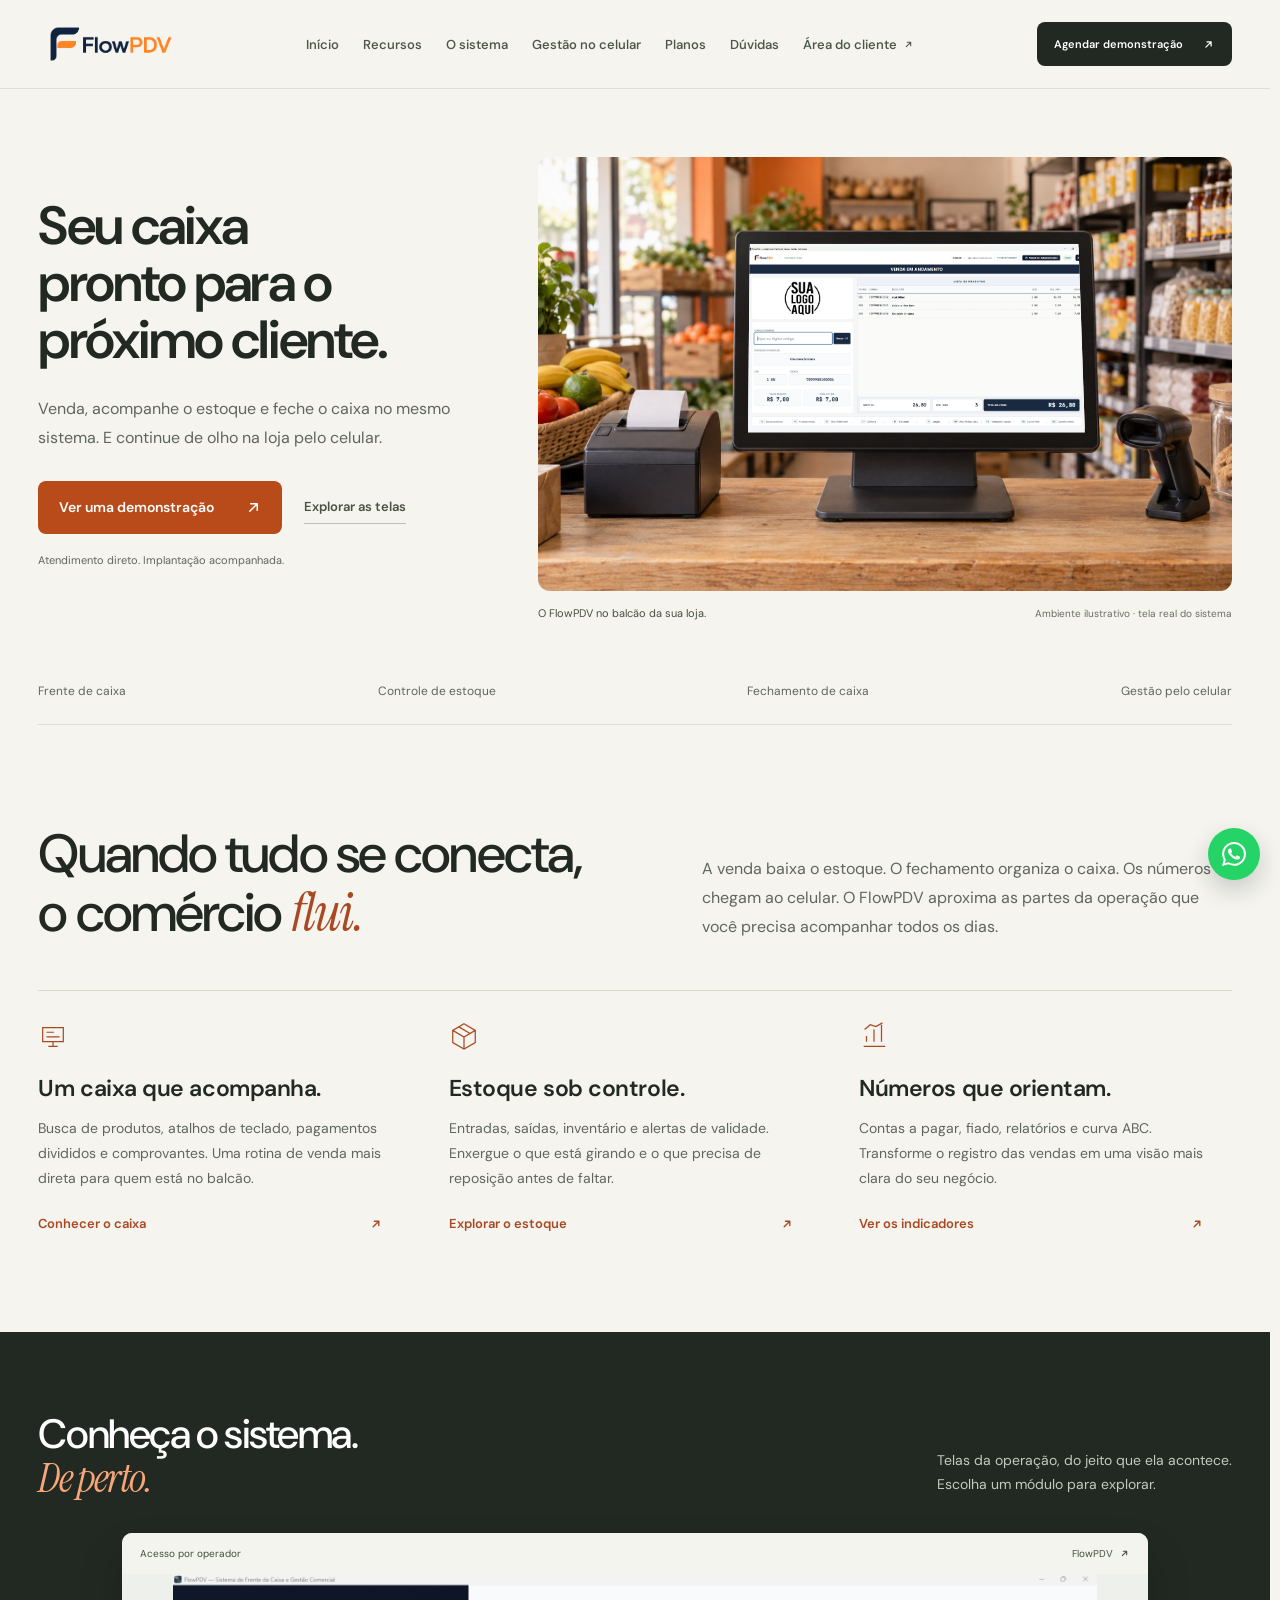
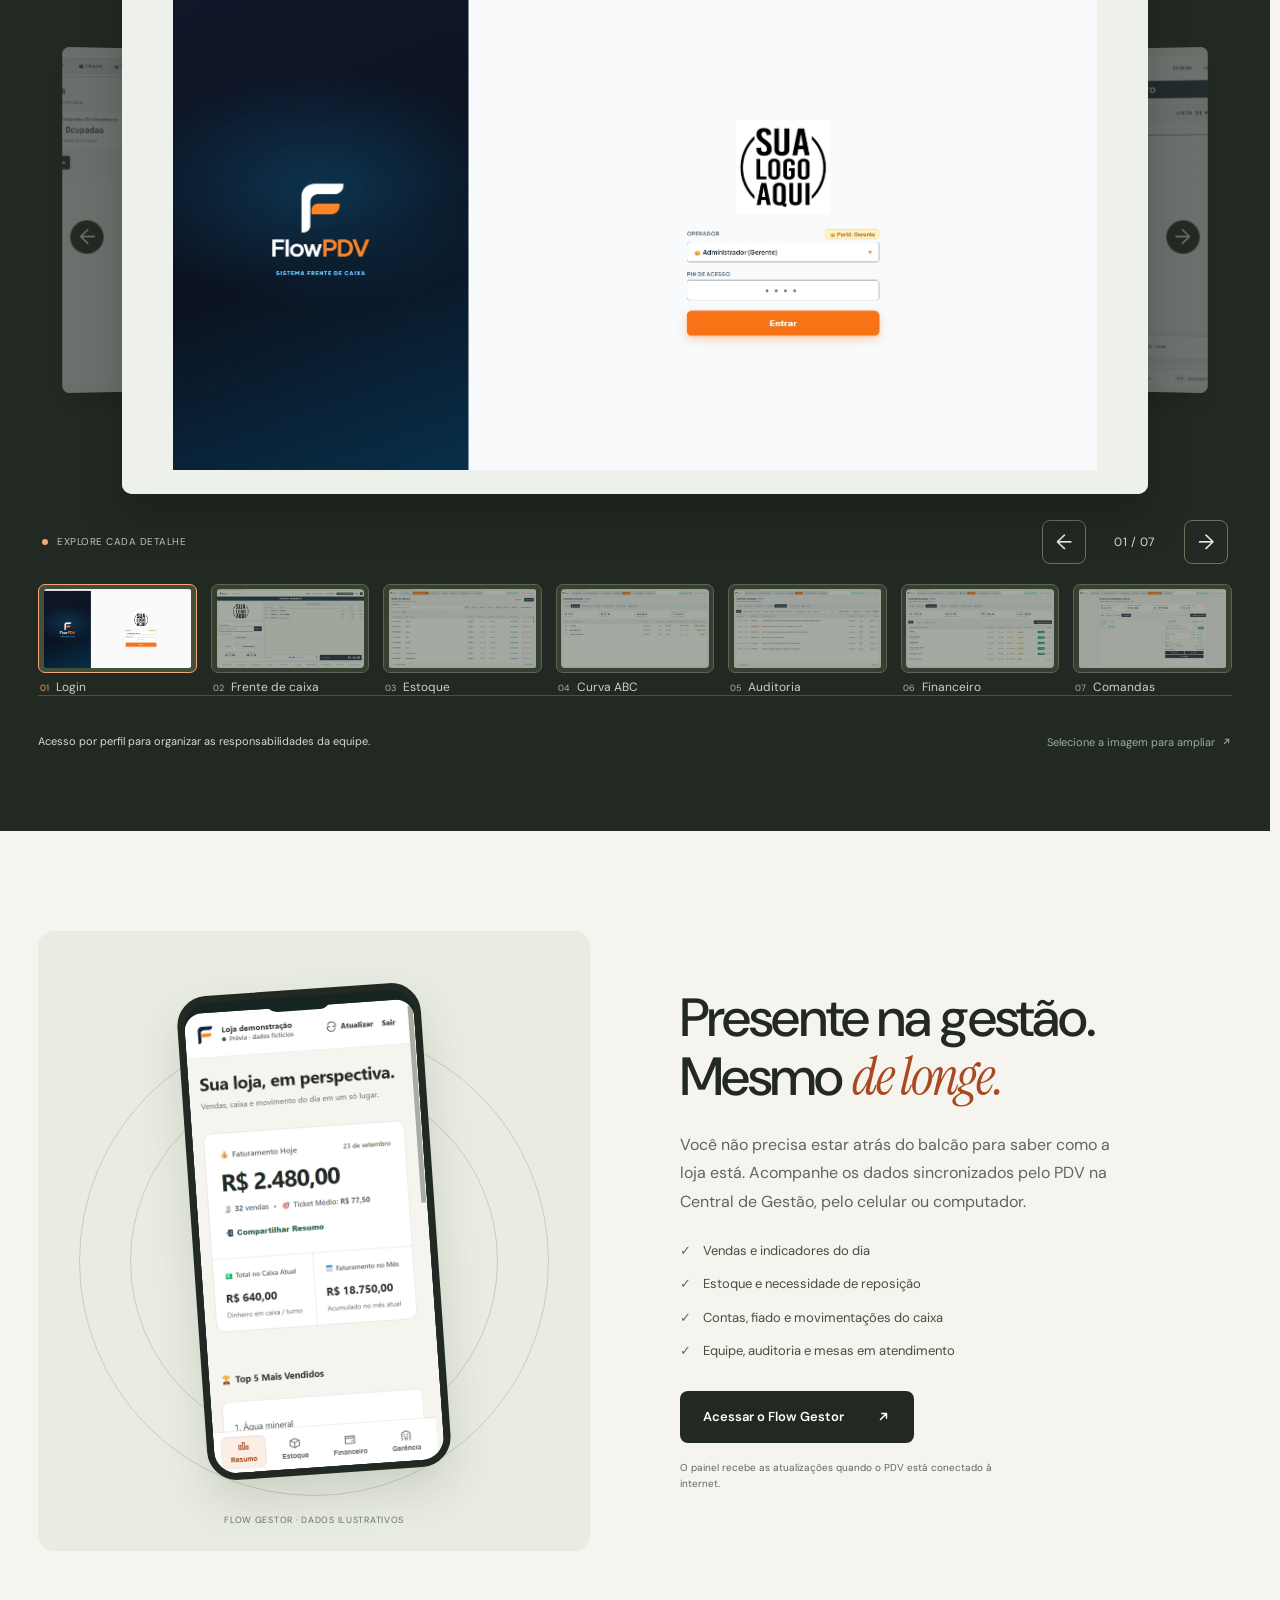
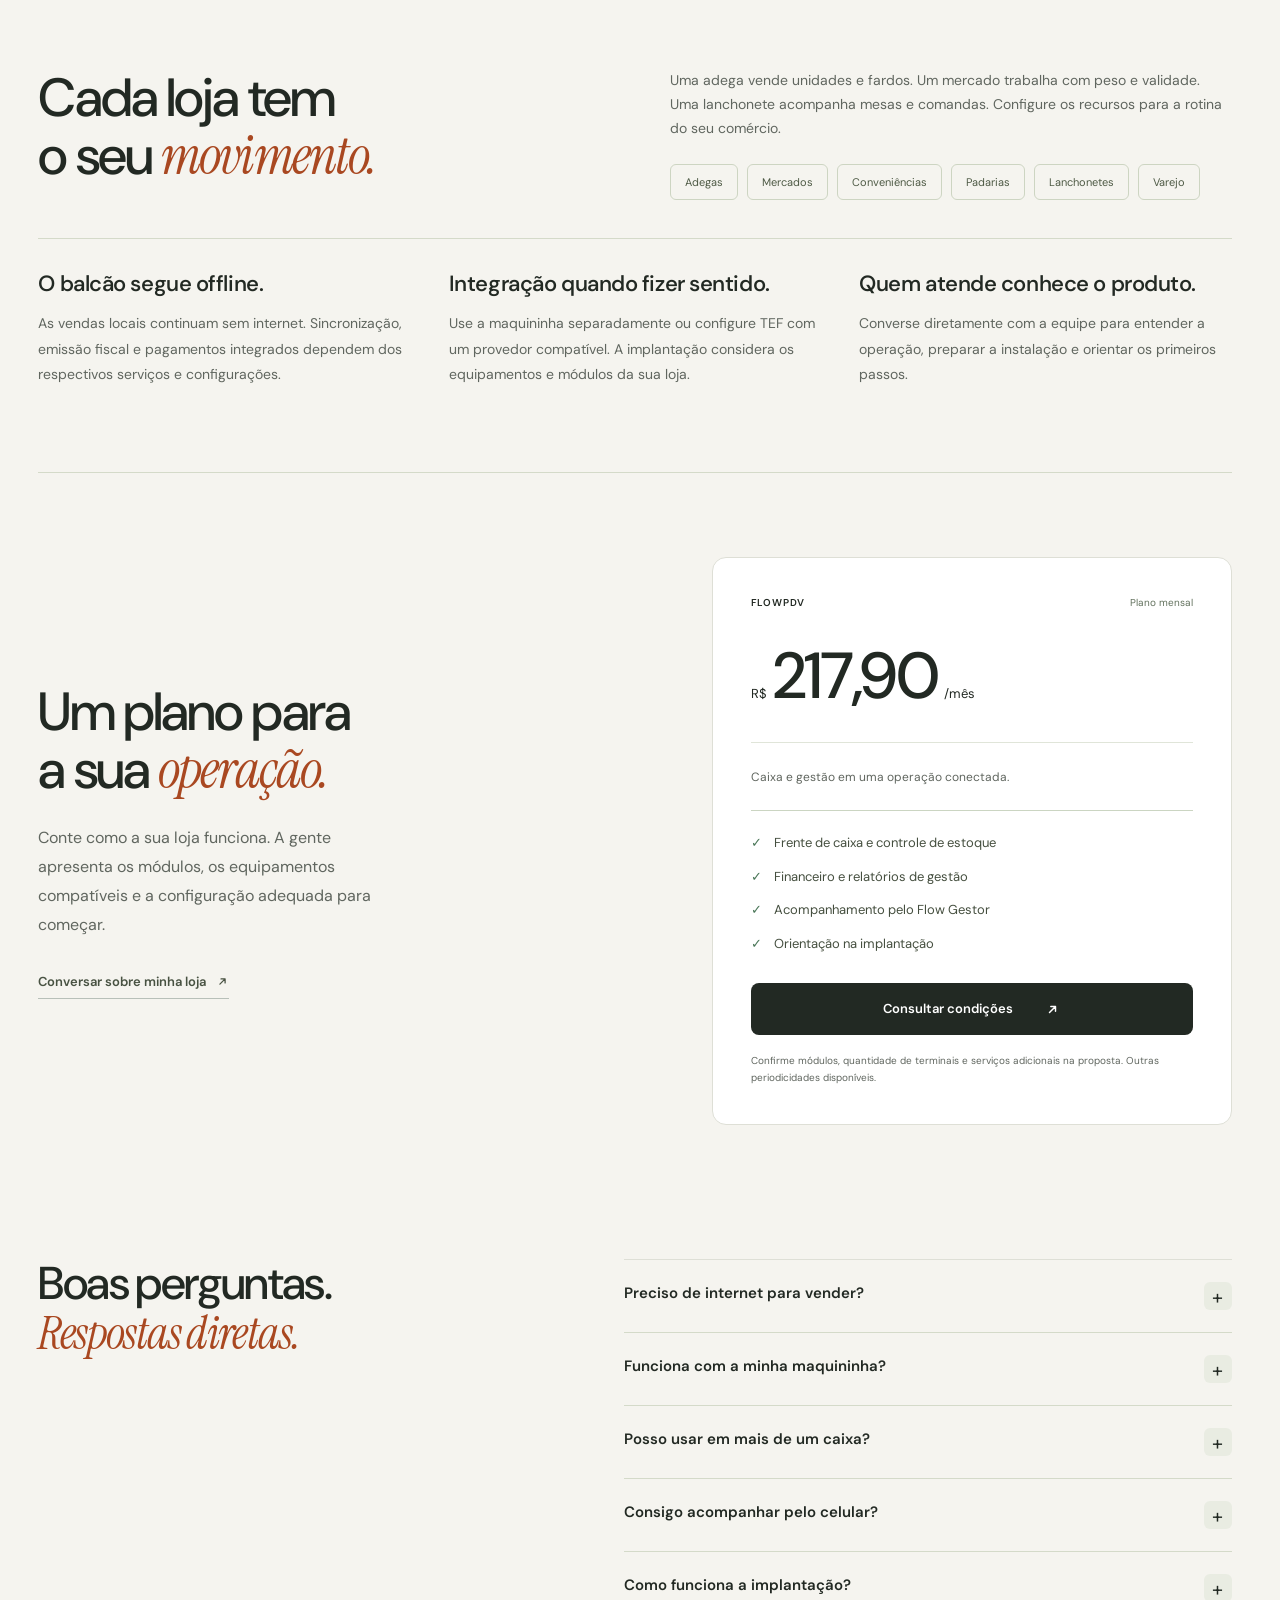
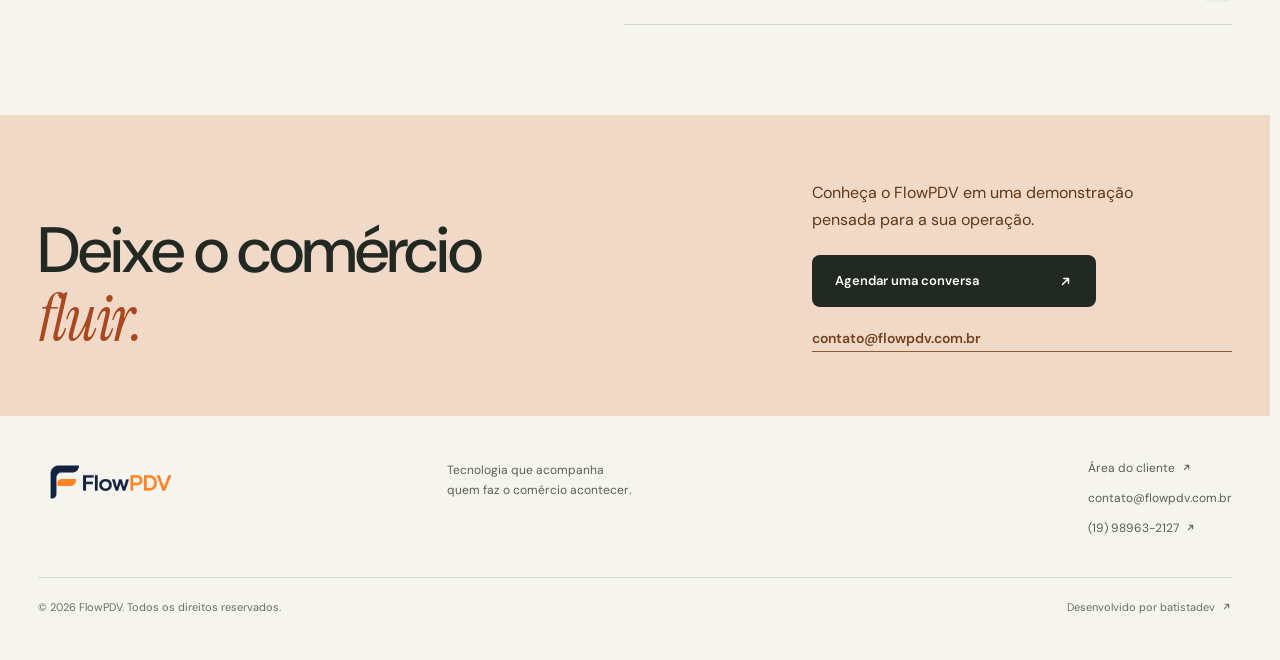
<file: index.html>
<!doctype html>
<html lang="pt-BR">
<head>
  <meta charset="utf-8">
  <meta name="viewport" content="width=device-width, initial-scale=1, viewport-fit=cover">
  <title>FlowPDV — Seu comércio. No seu ritmo.</title>
  <meta name="description" content="Frente de caixa, estoque, financeiro e gestão pelo celular. Conheça o FlowPDV e organize a operação da sua loja, do balcão ao fechamento.">
  <link rel="canonical" href="https://www.flowpdv.com.br/">
  <meta name="theme-color" content="#f5f4ef">
  <meta property="og:type" content="website">
  <meta property="og:title" content="FlowPDV — Seu comércio. No seu ritmo.">
  <meta property="og:description" content="O caixa acompanha o movimento. Você acompanha o negócio.">
  <meta property="og:url" content="https://www.flowpdv.com.br/">
  <meta property="og:image" content="https://www.flowpdv.com.br/assets/flowpdv-social-v1.jpg">
  <meta property="og:image:width" content="1200">
  <meta property="og:image:height" content="630">
  <meta property="og:image:type" content="image/jpeg">
  <meta property="og:image:alt" content="FlowPDV — Seu comércio. No seu ritmo. Caixa, estoque e financeiro em um só lugar.">
  <meta property="og:site_name" content="FlowPDV">
  <meta property="og:locale" content="pt_BR">
  <meta name="twitter:card" content="summary_large_image">
  <meta name="twitter:title" content="FlowPDV — Seu comércio. No seu ritmo.">
  <meta name="twitter:description" content="Caixa, estoque e financeiro em um só lugar.">
  <meta name="twitter:image" content="https://www.flowpdv.com.br/assets/flowpdv-social-v1.jpg">
  <link rel="icon" href="/favicon.ico?v=20260917h" sizes="any">
  <link rel="icon" type="image/png" sizes="48x48" href="/favicon-48.png?v=20260917h">
  <link rel="apple-touch-icon" href="/apple-touch-icon.png?v=20260917h">
  <link rel="preconnect" href="https://fonts.googleapis.com">
  <link rel="preconnect" href="https://fonts.gstatic.com" crossorigin>
  <link href="https://fonts.googleapis.com/css2?family=DM+Sans:wght@400;450;500;550;600;650;700&family=Instrument+Serif:ital@0;1&display=swap" rel="stylesheet">
  <link rel="stylesheet" href="style.css?v=20260916d">
  <script src="site.js?v=20260923-viewer" defer></script>
  <link rel="stylesheet" href="reconstruction.css?v=20260923">
  <link rel="stylesheet" href="hero-counter.css?v=20260924">
  <link rel="stylesheet" href="responsive.css?v=20260923">
  <link rel="stylesheet" href="viewer.css?v=20260923">
  <script src="viewer-mode.js?v=20260923" defer></script>
</head>
<body>
  <a class="skip-link" href="#conteudo">Ir para o conteúdo</a>
  <header class="header">
    <div class="shell nav-row">
      <a class="brand" href="#inicio" aria-label="FlowPDV, início"><img src="assets/logos/FlowPDV-horizontal-claro.png" width="158" height="42" alt="FlowPDV"></a>
      <nav id="navigation" class="navigation" aria-label="Principal">
        <a href="#inicio">Início</a><a href="#recursos">Recursos</a><a href="#sistema">O sistema</a><a href="#gestao">Gestão no celular</a><a href="#planos">Planos</a><a href="#duvidas">Dúvidas</a>
        <a class="nav-client-link" href="https://cliente.flowpdv.com.br/" target="_blank" rel="noopener noreferrer">Área do cliente <svg class="arrow-out" viewBox="0 0 16 16" aria-hidden="true"><path d="M4.8 11.2 11.2 4.8M6.2 4.8h5v5" fill="none" stroke="currentColor" stroke-width="1.55" stroke-linecap="round" stroke-linejoin="round"/></svg></a>
      </nav>
      <div class="nav-actions"><a class="button small dark" data-contact="Quero conhecer o FlowPDV para minha loja." href="https://wa.me/5519989632127">Agendar demonstração <svg class="arrow-out" viewBox="0 0 16 16" aria-hidden="true"><path d="M4.8 11.2 11.2 4.8M6.2 4.8h5v5" fill="none" stroke="currentColor" stroke-width="1.55" stroke-linecap="round" stroke-linejoin="round"/></svg></a></div>
      <button class="menu-toggle" aria-controls="navigation" aria-expanded="false" aria-label="Abrir menu"><span></span><span></span></button>
    </div>
  </header>
  <main id="conteudo">
    <section class="hero shell hero-counter" id="inicio" aria-labelledby="hero-title">
      <div class="hero-copy">
        <h1 id="hero-title">Seu caixa pronto para o próximo cliente.</h1>
        <p class="hero-description">Venda, acompanhe o estoque e feche o caixa no mesmo sistema. E continue de olho na loja pelo celular.</p>
        <div class="hero-actions">
          <a class="button orange" data-contact="Quero ver uma demonstração do FlowPDV para minha loja." href="https://wa.me/5519989632127">Ver uma demonstração <svg class="arrow-out" viewBox="0 0 16 16" aria-hidden="true"><path d="M4 12 12 4M5 4h7v7" fill="none" stroke="currentColor" stroke-width="1.6" stroke-linecap="round" stroke-linejoin="round"/></svg></a>
          <a class="text-link" href="#sistema">Explorar as telas</a>
        </div>
        <p class="hero-note">Atendimento direto. Implantação acompanhada.</p>
      </div>
      <figure class="hero-counter-visual">
        <div class="counter-scene">
          <img class="counter-photo" src="assets/hero-balcao-v2.jpg" width="1586" height="992" alt="Ambiente ilustrativo de um balcão de comércio com terminal, impressora e leitor" fetchpriority="high" decoding="async">
          <button class="counter-display screenshot-open" data-screen="pdv" aria-label="Ampliar a tela real do FlowPDV">
            <img src="assets/screenshot-pdv-20260923.jpg" width="1440" height="900" alt="Frente de caixa real do FlowPDV" decoding="async">
          </button>
        </div>
        <figcaption><span>O FlowPDV no balcão da sua loja.</span><small>Ambiente ilustrativo · tela real do sistema</small></figcaption>
      </figure>
      <div class="counter-capabilities" aria-label="Recursos do sistema"><span>Frente de caixa</span><span>Controle de estoque</span><span>Fechamento de caixa</span><span>Gestão pelo celular</span></div>
    </section>

    <section class="intro shell" id="recursos">
      
      <div class="intro-grid"><h2>Quando tudo se conecta,<br>o comércio <em>flui.</em></h2><p>A venda baixa o estoque. O fechamento organiza o caixa. Os números chegam ao celular. O FlowPDV aproxima as partes da operação que você precisa acompanhar todos os dias.</p></div>
      <div class="feature-grid">
        <article class="feature"><svg viewBox="0 0 32 32" fill="none" aria-hidden="true"><path d="M5 7h22v15H5zM11 27h10M16 22v5M9 12h8m-8 5h14"/></svg><h3>Um caixa que acompanha.</h3><p>Busca de produtos, atalhos de teclado, pagamentos divididos e comprovantes. Uma rotina de venda mais direta para quem está no balcão.</p><a href="#sistema" data-tab-link="pdv">Conhecer o caixa <svg class="arrow-out" viewBox="0 0 16 16" aria-hidden="true"><path d="M4.8 11.2 11.2 4.8M6.2 4.8h5v5" fill="none" stroke="currentColor" stroke-width="1.55" stroke-linecap="round" stroke-linejoin="round"/></svg></a></article>
        <article class="feature"><svg viewBox="0 0 32 32" fill="none" aria-hidden="true"><path d="m16 3 12 7v13l-12 7L4 23V10zM4 10l12 7 12-7M16 17v13M10 6l12 7"/></svg><h3>Estoque sob controle.</h3><p>Entradas, saídas, inventário e alertas de validade. Enxergue o que está girando e o que precisa de reposição antes de faltar.</p><a href="#sistema" data-tab-link="estoque">Explorar o estoque <svg class="arrow-out" viewBox="0 0 16 16" aria-hidden="true"><path d="M4.8 11.2 11.2 4.8M6.2 4.8h5v5" fill="none" stroke="currentColor" stroke-width="1.55" stroke-linecap="round" stroke-linejoin="round"/></svg></a></article>
        <article class="feature"><svg viewBox="0 0 32 32" fill="none" aria-hidden="true"><path d="M5 27h23M8 22v-6m8 6V9m8 13V4M6 9l6-5 6 2 7-4"/></svg><h3>Números que orientam.</h3><p>Contas a pagar, fiado, relatórios e curva ABC. Transforme o registro das vendas em uma visão mais clara do seu negócio.</p><a href="#sistema" data-tab-link="curva-abc">Ver os indicadores <svg class="arrow-out" viewBox="0 0 16 16" aria-hidden="true"><path d="M4.8 11.2 11.2 4.8M6.2 4.8h5v5" fill="none" stroke="currentColor" stroke-width="1.55" stroke-linecap="round" stroke-linejoin="round"/></svg></a></article>
      </div>
    </section>

    <section class="showcase" id="sistema">
      <div class="shell">
        <div class="showcase-heading"><div><h2>Conheça o sistema.<br><em>De perto.</em></h2></div><p>Telas da operação, do jeito que ela acontece.<br>Escolha um módulo para explorar.</p></div>
        <div class="carousel-stage" aria-label="Galeria de telas do FlowPDV" aria-roledescription="carrossel">
          <button class="carousel-peek peek-prev" data-step="-1" aria-label="Ver tela anterior"><img id="peek-prev-image" alt=""><span aria-hidden="true">←</span></button>
        <div class="screen-panel" id="screen-panel" role="tabpanel" aria-labelledby="tab-login" tabindex="0">
          <div class="screen-top"><span class="screen-caption">Acesso por operador</span><span class="screen-brand">FlowPDV <svg class="arrow-out" viewBox="0 0 16 16" aria-hidden="true"><path d="M4.8 11.2 11.2 4.8M6.2 4.8h5v5" fill="none" stroke="currentColor" stroke-width="1.55" stroke-linecap="round" stroke-linejoin="round"/></svg></span></div>
          <button class="gallery-image screenshot-open" data-screen="login" aria-label="Ampliar a tela selecionada"><img id="gallery-image" src="assets/screenshot-login-20260923.jpg" width="1440" height="900" alt="Acesso por operador do FlowPDV" loading="lazy"></button>
        </div>

          <button class="carousel-peek peek-next" data-step="1" aria-label="Ver próxima tela"><img id="peek-next-image" alt=""><span aria-hidden="true">→</span></button>
        </div>
        <div class="carousel-footer"><div class="carousel-note"><span class="carousel-dot"></span> EXPLORE CADA DETALHE</div><div class="gallery-controls" aria-label="Navegar pelas telas"><button type="button" id="screen-prev" aria-label="Tela anterior">←</button><span id="screen-position" aria-live="polite">01 / 07</span><button type="button" id="screen-next" aria-label="Próxima tela">→</button></div></div>
        <div class="screen-tabs" role="tablist" aria-label="Telas do sistema">
          <button id="tab-login" role="tab" aria-selected="true" aria-controls="screen-panel" tabindex="0" data-screen="login"><span class="thumb-image"><img src="assets/screenshot-login-20260923.jpg" alt="" loading="lazy" draggable="false"></span><span class="thumb-label"><small aria-hidden="true">01</small>Login</span></button>
          <button id="tab-pdv" role="tab" aria-selected="false" aria-controls="screen-panel" tabindex="-1" data-screen="pdv"><span class="thumb-image"><img src="assets/screenshot-pdv-20260923.jpg" alt="" loading="lazy" draggable="false"></span><span class="thumb-label"><small aria-hidden="true">02</small>Frente de caixa</span></button>
          <button id="tab-estoque" role="tab" aria-selected="false" aria-controls="screen-panel" tabindex="-1" data-screen="estoque"><span class="thumb-image"><img src="assets/screenshot-estoque-20260923.jpg" alt="" loading="lazy" draggable="false"></span><span class="thumb-label"><small aria-hidden="true">03</small>Estoque</span></button>
          <button id="tab-curva-abc" role="tab" aria-selected="false" aria-controls="screen-panel" tabindex="-1" data-screen="curva-abc"><span class="thumb-image"><img src="assets/screenshot-curva-abc-20260923.jpg" alt="" loading="lazy" draggable="false"></span><span class="thumb-label"><small aria-hidden="true">04</small>Curva ABC</span></button>
          <button id="tab-auditoria" role="tab" aria-selected="false" aria-controls="screen-panel" tabindex="-1" data-screen="auditoria"><span class="thumb-image"><img src="assets/screenshot-auditoria-20260923.jpg" alt="" loading="lazy" draggable="false"></span><span class="thumb-label"><small aria-hidden="true">05</small>Auditoria</span></button>
          <button id="tab-financeiro" role="tab" aria-selected="false" aria-controls="screen-panel" tabindex="-1" data-screen="financeiro"><span class="thumb-image"><img src="assets/screenshot-financeiro-20260923.jpg" alt="" loading="lazy" draggable="false"></span><span class="thumb-label"><small aria-hidden="true">06</small>Financeiro</span></button>
          <button id="tab-comandas" role="tab" aria-selected="false" aria-controls="screen-panel" tabindex="-1" data-screen="comandas"><span class="thumb-image"><img src="assets/screenshot-comandas-20260923.jpg" alt="" loading="lazy" draggable="false"></span><span class="thumb-label"><small aria-hidden="true">07</small>Comandas</span></button>
        </div>
        <div class="screen-description"><p id="screen-description">Acesso por perfil para organizar as responsabilidades da equipe.</p><span>Selecione a imagem para ampliar <svg class="arrow-out" viewBox="0 0 16 16" aria-hidden="true"><path d="M4.8 11.2 11.2 4.8M6.2 4.8h5v5" fill="none" stroke="currentColor" stroke-width="1.55" stroke-linecap="round" stroke-linejoin="round"/></svg></span></div>
      </div>
    </section>

    <section class="mobile-section shell" id="gestao">
      <div class="mobile-visual"><div class="mobile-orbit" aria-hidden="true"></div><div class="phone"><div class="phone-speaker" aria-hidden="true"></div><img id="mobile-screenshot" src="assets/screenshot-gestor-20260923.png" width="470" height="942" alt="Painel Flow Gestor no celular" loading="lazy"></div><span class="visual-caption">FLOW GESTOR · DADOS ILUSTRATIVOS</span></div>
      <div class="mobile-copy"><h2>Presente na gestão.<br>Mesmo <em>de longe.</em></h2><p>Você não precisa estar atrás do balcão para saber como a loja está. Acompanhe os dados sincronizados pelo PDV na Central de Gestão, pelo celular ou computador.</p><ul class="check-list"><li>Vendas e indicadores do dia</li><li>Estoque e necessidade de reposição</li><li>Contas, fiado e movimentações do caixa</li><li>Equipe, auditoria e mesas em atendimento</li></ul><a class="button dark" href="https://cliente.flowpdv.com.br/" target="_blank" rel="noopener noreferrer">Acessar o Flow Gestor <svg class="arrow-out" viewBox="0 0 16 16" aria-hidden="true"><path d="M4.8 11.2 11.2 4.8M6.2 4.8h5v5" fill="none" stroke="currentColor" stroke-width="1.55" stroke-linecap="round" stroke-linejoin="round"/></svg></a><small>O painel recebe as atualizações quando o PDV está conectado à internet.</small></div>
    </section>

    <section class="operation-section shell"><div class="operation-grid"><h2>Cada loja tem<br>o seu <em>movimento.</em></h2><div><p>Uma adega vende unidades e fardos. Um mercado trabalha com peso e validade. Uma lanchonete acompanha mesas e comandas. Configure os recursos para a rotina do seu comércio.</p><div class="segments"><span>Adegas</span><span>Mercados</span><span>Conveniências</span><span>Padarias</span><span>Lanchonetes</span><span>Varejo</span></div></div></div>
      <div class="details-row"><article><h3>O balcão segue offline.</h3><p>As vendas locais continuam sem internet. Sincronização, emissão fiscal e pagamentos integrados dependem dos respectivos serviços e configurações.</p></article><article><h3>Integração quando fizer sentido.</h3><p>Use a maquininha separadamente ou configure TEF com um provedor compatível. A implantação considera os equipamentos e módulos da sua loja.</p></article><article><h3>Quem atende conhece o produto.</h3><p>Converse diretamente com a equipe para entender a operação, preparar a instalação e orientar os primeiros passos.</p></article></div>
    </section>

    <section class="plans shell" id="planos"><div class="plan-intro"><h2>Um plano para<br>a sua <em>operação.</em></h2><p>Conte como a sua loja funciona. A gente apresenta os módulos, os equipamentos compatíveis e a configuração adequada para começar.</p><a class="text-link" data-contact="Quero conversar sobre os planos do FlowPDV." href="https://wa.me/5519989632127">Conversar sobre minha loja <svg class="arrow-out" viewBox="0 0 16 16" aria-hidden="true"><path d="M4.8 11.2 11.2 4.8M6.2 4.8h5v5" fill="none" stroke="currentColor" stroke-width="1.55" stroke-linecap="round" stroke-linejoin="round"/></svg></a></div><article class="plan-card"><div class="plan-top"><span>FLOWPDV</span><span>Plano mensal</span></div><div class="price"><span>R$</span><strong>217,90</strong><span>/mês</span></div><p>Caixa e gestão em uma operação conectada.</p><ul class="check-list"><li>Frente de caixa e controle de estoque</li><li>Financeiro e relatórios de gestão</li><li>Acompanhamento pelo Flow Gestor</li><li>Orientação na implantação</li></ul><a class="button dark" data-contact="Quero conhecer as condições do plano mensal FlowPDV de R$ 217,90." href="https://wa.me/5519989632127">Consultar condições <svg class="arrow-out" viewBox="0 0 16 16" aria-hidden="true"><path d="M4.8 11.2 11.2 4.8M6.2 4.8h5v5" fill="none" stroke="currentColor" stroke-width="1.55" stroke-linecap="round" stroke-linejoin="round"/></svg></a><small>Confirme módulos, quantidade de terminais e serviços adicionais na proposta. Outras periodicidades disponíveis.</small></article></section>

    <section class="faq shell" id="duvidas"><div><h2>Boas perguntas.<br><em>Respostas diretas.</em></h2></div><div class="faq-items"><details><summary>Preciso de internet para vender?<span aria-hidden="true">+</span></summary><p>O PDV registra as vendas localmente. Para sincronizar com a nuvem e com o Flow Gestor, é necessário estar conectado. Serviços fiscais e pagamentos integrados têm suas próprias exigências de conexão.</p></details><details><summary>Funciona com a minha maquininha?<span aria-hidden="true">+</span></summary><p>Você pode receber na maquininha e confirmar o pagamento no PDV. Para integração, é preciso verificar provedor, credenciamento e equipamentos compatíveis. A conexão deve ser configurada e validada na implantação.</p></details><details><summary>Posso usar em mais de um caixa?<span aria-hidden="true">+</span></summary><p>Sim. O FlowPDV trabalha com múltiplos terminais conforme os acessos contratados. Na demonstração, avaliamos a configuração e a sincronização para a operação da sua loja.</p></details><details><summary>Consigo acompanhar pelo celular?<span aria-hidden="true">+</span></summary><p>Sim. O Flow Gestor permite acompanhar os dados sincronizados do PDV pelo navegador do celular, tablet ou computador, com acesso da sua loja.</p></details><details><summary>Como funciona a implantação?<span aria-hidden="true">+</span></summary><p>Começamos entendendo a sua operação. Depois, orientamos a configuração dos módulos, o cadastro ou importação dos produtos e o uso do sistema com seus equipamentos.</p></details></div></section>

    <section class="contact-band"><div class="shell"><div class="contact-row"><h2>Deixe o comércio<br><em>fluir.</em></h2><div><p>Conheça o FlowPDV em uma demonstração<br>pensada para a sua operação.</p><a class="button dark" data-contact="Olá! Quero agendar uma demonstração do FlowPDV para minha loja." href="https://wa.me/5519989632127">Agendar uma conversa <svg class="arrow-out" viewBox="0 0 16 16" aria-hidden="true"><path d="M4.8 11.2 11.2 4.8M6.2 4.8h5v5" fill="none" stroke="currentColor" stroke-width="1.55" stroke-linecap="round" stroke-linejoin="round"/></svg></a><a class="contact-email" href="mailto:contato@flowpdv.com.br">contato@flowpdv.com.br</a></div></div></div></section>
  </main>
  <footer class="footer shell"><div class="footer-top"><a class="brand" href="#inicio"><img src="assets/logos/FlowPDV-horizontal-claro.png" width="158" height="42" alt="FlowPDV"></a><p>Tecnologia que acompanha<br>quem faz o comércio acontecer.</p><div><a href="https://cliente.flowpdv.com.br/" target="_blank" rel="noopener noreferrer">Área do cliente <svg class="arrow-out" viewBox="0 0 16 16" aria-hidden="true"><path d="M4.8 11.2 11.2 4.8M6.2 4.8h5v5" fill="none" stroke="currentColor" stroke-width="1.55" stroke-linecap="round" stroke-linejoin="round"/></svg></a><a href="mailto:contato@flowpdv.com.br">contato@flowpdv.com.br</a><a href="https://wa.me/5519989632127">(19) 98963-2127 <svg class="arrow-out" viewBox="0 0 16 16" aria-hidden="true"><path d="M4.8 11.2 11.2 4.8M6.2 4.8h5v5" fill="none" stroke="currentColor" stroke-width="1.55" stroke-linecap="round" stroke-linejoin="round"/></svg></a></div></div><div class="footer-bottom"><span>© <span id="year">2026</span> FlowPDV. Todos os direitos reservados.</span><a href="https://www.batistadev.com.br/" target="_blank" rel="noopener noreferrer">Desenvolvido por batistadev <svg class="arrow-out" viewBox="0 0 16 16" aria-hidden="true"><path d="M4.8 11.2 11.2 4.8M6.2 4.8h5v5" fill="none" stroke="currentColor" stroke-width="1.55" stroke-linecap="round" stroke-linejoin="round"/></svg></a></div></footer>
  <div class="float-dock">
    <a class="float-btn float-top" id="back-top" href="#inicio" aria-label="Voltar ao topo">
      <svg viewBox="0 0 24 24" fill="none" aria-hidden="true"><path d="M6 14.5 12 8.5l6 6" stroke="currentColor" stroke-width="1.8" stroke-linecap="round" stroke-linejoin="round"/></svg>
    </a>
    <a class="float-btn float-whatsapp" data-contact="Olá! Quero conhecer o FlowPDV para minha loja." href="https://wa.me/5519989632127" aria-label="Falar no WhatsApp">
      <svg viewBox="0 0 24 24" aria-hidden="true"><path fill="currentColor" d="M17.472 14.382c-.297-.149-1.758-.867-2.03-.967-.273-.099-.471-.148-.67.15-.197.297-.767.966-.94 1.164-.173.199-.347.223-.644.075-.297-.15-1.255-.463-2.39-1.475-.883-.788-1.48-1.761-1.653-2.059-.173-.297-.018-.458.13-.606.134-.133.298-.347.446-.52.149-.174.198-.298.298-.497.099-.198.05-.371-.025-.52-.075-.149-.669-1.612-.916-2.207-.242-.579-.487-.5-.669-.51-.173-.008-.371-.01-.57-.01-.198 0-.52.074-.792.372-.272.297-1.04 1.016-1.04 2.479 0 1.462 1.065 2.875 1.213 3.074.149.198 2.096 3.2 5.077 4.487.709.306 1.262.489 1.694.625.712.227 1.36.195 1.871.118.571-.085 1.758-.719 2.006-1.413.248-.694.248-1.289.173-1.413-.074-.124-.272-.198-.57-.347m-5.421 7.403h-.004a9.87 9.87 0 0 1-5.031-1.378l-.361-.214-3.741.982.998-3.648-.235-.374a9.86 9.86 0 0 1-1.51-5.26c.001-5.45 4.436-9.884 9.888-9.884 2.64 0 5.122 1.03 6.988 2.898a9.825 9.825 0 0 1 2.893 6.994c-.003 5.45-4.435 9.884-9.885 9.884m8.413-18.297A11.815 11.815 0 0 0 12.05 0C5.495 0 .16 5.335.157 11.892c0 2.096.547 4.142 1.588 5.945L.057 24l6.305-1.654a11.882 11.882 0 0 0 5.683 1.448h.005c6.554 0 11.89-5.335 11.893-11.893a11.821 11.821 0 0 0-3.48-8.413z"/></svg>
    </a>
  </div>
  <dialog id="screen-dialog" aria-labelledby="dialog-title" aria-describedby="dialog-hint">
    <div id="viewer-frame" class="viewer-frame">
    <div class="dialog-toolbar"><h2 id="dialog-title" aria-live="polite">FlowPDV</h2><div class="viewer-tools"><button type="button" id="dialog-zoom" aria-pressed="false" aria-controls="dialog-viewport">Ver detalhes +</button><button type="button" id="viewer-fullscreen" hidden>Tela cheia</button><button type="button" id="viewer-landscape" hidden>Horizontal</button></div><div class="dialog-actions"><button type="button" id="close-dialog" aria-label="Fechar imagem" autofocus>Fechar ×</button></div></div>
    <div id="dialog-viewport" tabindex="0" role="region" aria-label="Imagem ampliada. Use Ver detalhes para ampliar e rolar a imagem."><img id="dialog-image" alt="" width="1440" height="900" draggable="false"></div>
    <div class="dialog-bottom"><div class="dialog-navigation" aria-label="Navegar pelas imagens ampliadas"><button type="button" id="dialog-prev" aria-label="Tela anterior">←</button><span id="dialog-position">01 / 07</span><button type="button" id="dialog-next" aria-label="Próxima tela">→</button></div><p id="dialog-hint">Deslize para trocar. Toque em Ver detalhes para ampliar.</p><p id="viewer-status" role="status" hidden></p></div>
    </div>
  </dialog>
</body>
</html>
</file>
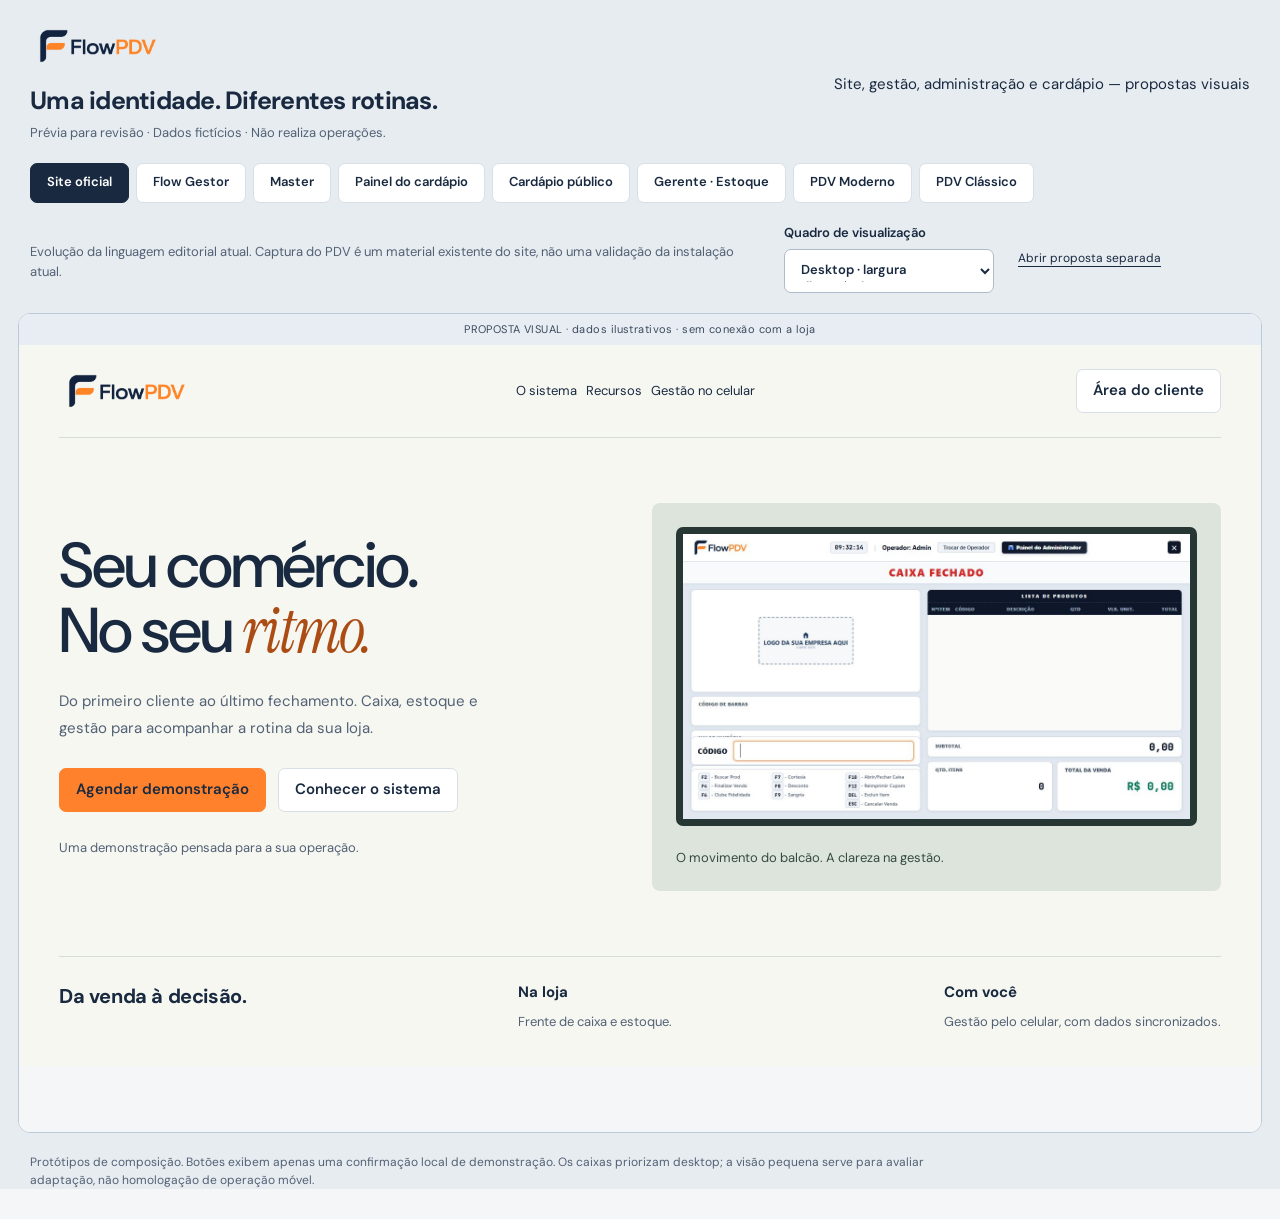
<file: previa-visual/index.html>
<!doctype html><html lang="pt-BR"><meta charset="utf-8"><meta name="viewport" content="width=device-width,initial-scale=1"><title>FlowPDV · Direção visual</title><link rel="stylesheet" href="preview.css"><body class="gallery"><header class="gallery-head"><div><img class="logo" src="assets/logo.png" alt="FlowPDV"><h1>Uma identidade. Diferentes rotinas.</h1><p>Prévia para revisão · Dados fictícios · Não realiza operações.</p></div><span>Site, gestão, administração e cardápio — propostas visuais</span></header><nav class="gallery-nav" aria-label="Escolher proposta"><button data-page="site" aria-pressed="true">Site oficial</button><button data-page="gestor" aria-pressed="false">Flow Gestor</button><button data-page="master" aria-pressed="false">Master</button><button data-page="painel" aria-pressed="false">Painel do cardápio</button><button data-page="publico" aria-pressed="false">Cardápio público</button><button data-page="estoque" aria-pressed="false">Gerente · Estoque</button><button data-page="moderno" aria-pressed="false">PDV Moderno</button><button data-page="classico" aria-pressed="false">PDV Clássico</button></nav><div class="viewer-tools"><p id="note"></p><label>Quadro de visualização<select id="size"><option value="100%">Desktop · largura disponível</option><option value="390px">Celular · 390 px</option><option value="768px">Tablet · 768 px</option></select></label><a id="separate" href="site.html" target="_blank">Abrir proposta separada</a></div><div class="stage"><iframe title="Prévia da interface" src="site.html"></iframe></div><p class="gallery-foot">Protótipos de composição. Botões exibem apenas uma confirmação local de demonstração. Os caixas priorizam desktop; a visão pequena serve para avaliar adaptação, não homologação de operação móvel.</p><script>const pages={"site":"Evolução da linguagem editorial atual. Captura do PDV é um material existente do site, não uma validação da instalação atual.","gestor":"Visão proposta baseada nas funções encontradas no código. Dados inventados apenas para demonstrar hierarquia. Estado de sincronização detalhado é uma proposta.","master":"Administração do FlowPDV, separada da gestão de cada loja. Valores e estabelecimentos são fictícios. Alterar módulos continua sendo uma ação privilegiada.","painel":"Cadastro e disponibilidade para o estabelecimento. A prévia separa rascunho/publicação como proposta de UX; não representa envio real ao cardápio.","publico":"Experiência proposta para mesa com pedido. O envio V2 existe apenas em desenvolvimento local. Fotos foram omitidas; não há imagens de pratos geradas.","estoque":"Piloto administrativo: busca, filtros, leitura de saldos e cadastro. Não propaga estilos à frente de caixa. Tabela em tela pequena tem rolagem deliberada.","moderno":"Mantém lista à esquerda e total/ações à direita. Recorte visual da venda: os demais estados e controles deverão ser inventariados antes da implementação. Atalhos exibidos são os existentes.","classico":"Mantém leitura e último produto à esquerda, cupom à direita e atalhos na base. Sem migração para o Moderno e sem mudança da seleção por licença."};const frame=document.querySelector('iframe');const note=document.querySelector('#note');note.textContent=pages.site;document.querySelectorAll('[data-page]').forEach(b=>b.onclick=()=>{frame.src=b.dataset.page+'.html';note.textContent=pages[b.dataset.page];document.querySelector('#separate').href=frame.src;document.querySelectorAll('[data-page]').forEach(x=>x.setAttribute('aria-pressed',x===b));});document.querySelector('#size').onchange=e=>frame.style.width=e.target.value;</script></body></html>
</file>
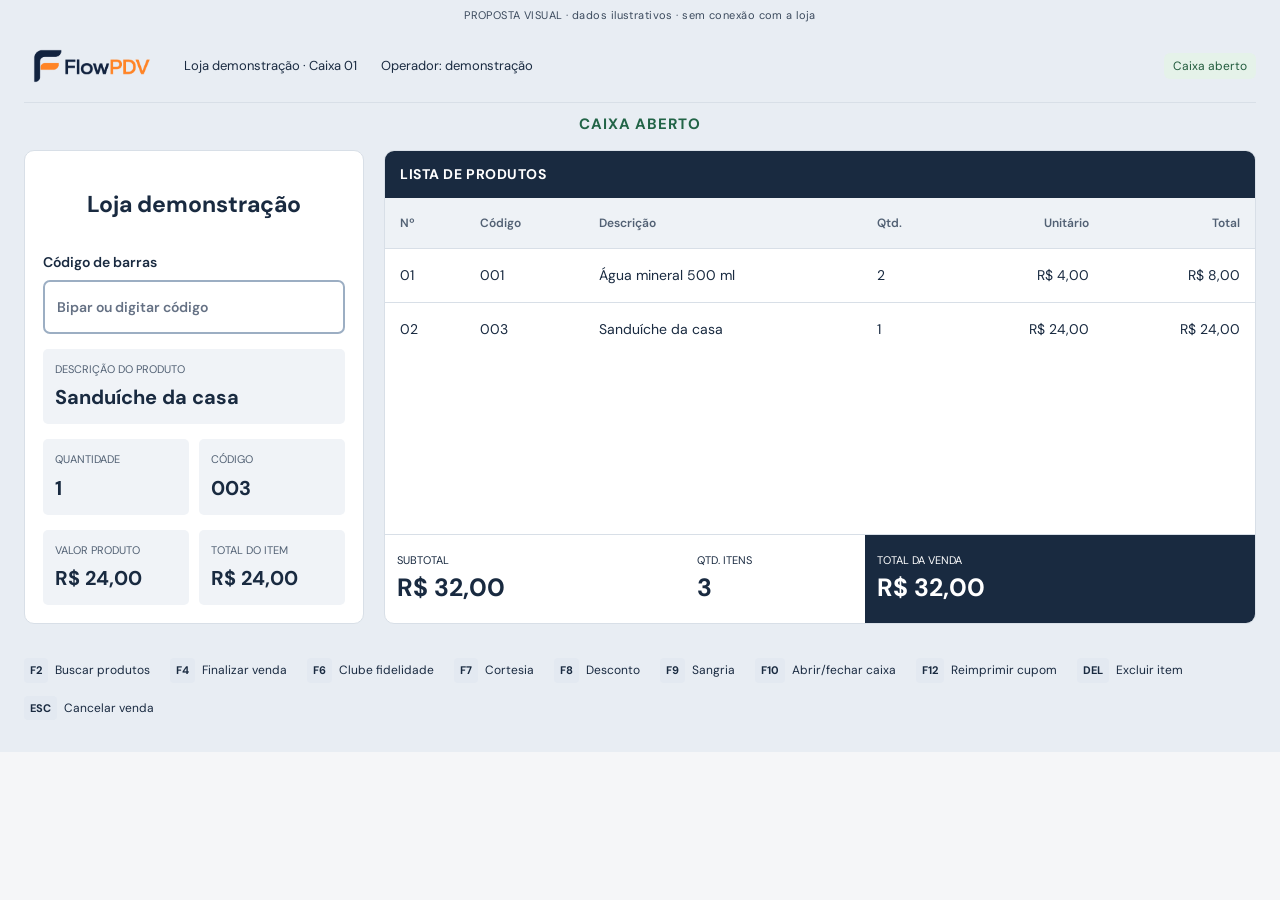
<file: previa-visual/classico.html>
<!doctype html><html lang="pt-BR"><meta charset="utf-8"><meta name="viewport" content="width=device-width,initial-scale=1"><title>PDV Clássico · Proposta FlowPDV</title><link rel="stylesheet" href="preview.css"><body><div class="preview-label">PROPOSTA VISUAL · dados ilustrativos · sem conexão com a loja</div><main class="sale classic"><header class="sale-header"><img class="logo" src="assets/logo.png" alt="FlowPDV"><span>Loja demonstração · Caixa 01</span><span>Operador: demonstração</span><span class="tag good">Caixa aberto</span></header><div class="classic-status">CAIXA ABERTO</div><div class="classic-grid"><section class="classic-input"><div class="shop-brand">Loja demonstração</div><label class="scan">Código de barras<input placeholder="Bipar ou digitar código"></label><div class="field-read"><span>Descrição do produto</span><strong>Sanduíche da casa</strong></div><div class="split"><div class="field-read"><span>Quantidade</span><strong>1</strong></div><div class="field-read"><span>Código</span><strong>003</strong></div></div><div class="split"><div class="field-read"><span>Valor produto</span><strong>R$ 24,00</strong></div><div class="field-read"><span>Total do item</span><strong>R$ 24,00</strong></div></div></section><section class="receipt"><h1>Lista de produtos</h1><div class="table-wrap" tabindex="0" aria-label="Tabela com rolagem quando necessária"><table><thead><tr><th class="">Nº</th><th class="">Código</th><th class="">Descrição</th><th class="">Qtd.</th><th class="money">Unitário</th><th class="money">Total</th></tr></thead><tbody><tr><td class="">01</td><td class="">001</td><td class="">Água mineral 500 ml</td><td class="">2</td><td class="money">R$ 4,00</td><td class="money">R$ 8,00</td></tr><tr><td class="">02</td><td class="">003</td><td class="">Sanduíche da casa</td><td class="">1</td><td class="money">R$ 24,00</td><td class="money">R$ 24,00</td></tr></tbody></table></div><div class="receipt-totals"><div><span>Subtotal</span><strong>R$ 32,00</strong></div><div><span>Qtd. itens</span><strong>3</strong></div><div class="final-total"><span>Total da venda</span><strong>R$ 32,00</strong></div></div></section></div><div class="shortcuts"><span><kbd>F2</kbd> Buscar produtos</span><span><kbd>F4</kbd> Finalizar venda</span><span><kbd>F6</kbd> Clube fidelidade</span><span><kbd>F7</kbd> Cortesia</span><span><kbd>F8</kbd> Desconto</span><span><kbd>F9</kbd> Sangria</span><span><kbd>F10</kbd> Abrir/fechar caixa</span><span><kbd>F12</kbd> Reimprimir cupom</span><span><kbd>DEL</kbd> Excluir item</span><span><kbd>ESC</kbd> Cancelar venda</span></div></main><div id="feedback" role="status" hidden></div><script>document.querySelectorAll('[data-demo]').forEach(b=>b.addEventListener('click',()=>{const f=document.querySelector('#feedback');f.hidden=false;f.textContent='Demonstração: '+b.textContent+'. Nenhuma operação foi executada.';clearTimeout(window.t);window.t=setTimeout(()=>f.hidden=true,4000)}));</script></body></html>
</file>
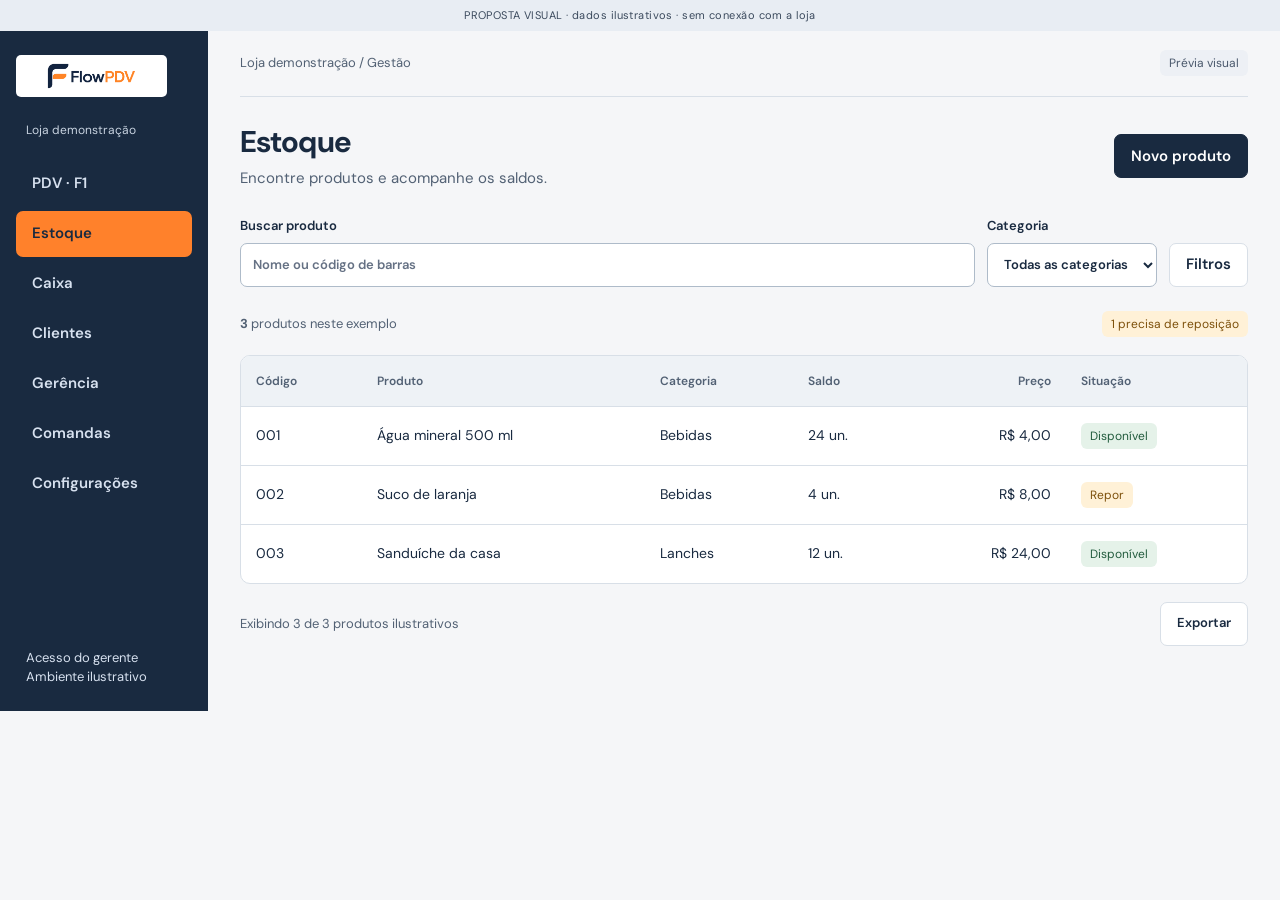
<file: previa-visual/estoque.html>
<!doctype html><html lang="pt-BR"><meta charset="utf-8"><meta name="viewport" content="width=device-width,initial-scale=1"><title>Gerente · Estoque · Proposta FlowPDV</title><link rel="stylesheet" href="preview.css"><body><div class="preview-label">PROPOSTA VISUAL · dados ilustrativos · sem conexão com a loja</div><div class="shell"><aside class="sidebar"><img class="logo" src="assets/logo.png" alt="FlowPDV"><p class="context">Loja demonstração</p><nav><button data-demo class="navitem ">PDV · F1</button><button data-demo class="navitem selected">Estoque</button><button data-demo class="navitem ">Caixa</button><button data-demo class="navitem ">Clientes</button><button data-demo class="navitem ">Gerência</button><button data-demo class="navitem ">Comandas</button><button data-demo class="navitem ">Configurações</button></nav><div class="sidefoot">Acesso do gerente<br><small>Ambiente ilustrativo</small></div></aside><main class="workspace"><div class="topline"><span>Loja demonstração / Gestão</span><span class="tag ">Prévia visual</span></div><header class="heading"><div><h1>Estoque</h1><p>Encontre produtos e acompanhe os saldos.</p></div><button class="primary" data-demo>Novo produto</button></header><div class="toolbar"><label class="search">Buscar produto<input placeholder="Nome ou código de barras"></label><label>Categoria<select><option>Todas as categorias</option><option>Bebidas</option><option>Lanches</option></select></label><button class="" data-demo>Filtros</button></div><div class="summaryline"><span><strong>3</strong> produtos neste exemplo</span><span class="tag warn">1 precisa de reposição</span></div><div class="table-wrap" tabindex="0" aria-label="Tabela com rolagem quando necessária"><table><thead><tr><th class="">Código</th><th class="">Produto</th><th class="">Categoria</th><th class="">Saldo</th><th class="money">Preço</th><th class="">Situação</th></tr></thead><tbody><tr><td class="">001</td><td class="">Água mineral 500 ml</td><td class="">Bebidas</td><td class="">24 un.</td><td class="money">R$ 4,00</td><td class=""><span class="tag good">Disponível</span></td></tr><tr><td class="">002</td><td class="">Suco de laranja</td><td class="">Bebidas</td><td class="">4 un.</td><td class="money">R$ 8,00</td><td class=""><span class="tag warn">Repor</span></td></tr><tr><td class="">003</td><td class="">Sanduíche da casa</td><td class="">Lanches</td><td class="">12 un.</td><td class="money">R$ 24,00</td><td class=""><span class="tag good">Disponível</span></td></tr></tbody></table></div><div class="table-footer"><span>Exibindo 3 de 3 produtos ilustrativos</span><button class="" data-demo>Exportar</button></div></main></div><div id="feedback" role="status" hidden></div><script>document.querySelectorAll('[data-demo]').forEach(b=>b.addEventListener('click',()=>{const f=document.querySelector('#feedback');f.hidden=false;f.textContent='Demonstração: '+b.textContent+'. Nenhuma operação foi executada.';clearTimeout(window.t);window.t=setTimeout(()=>f.hidden=true,4000)}));</script></body></html>
</file>
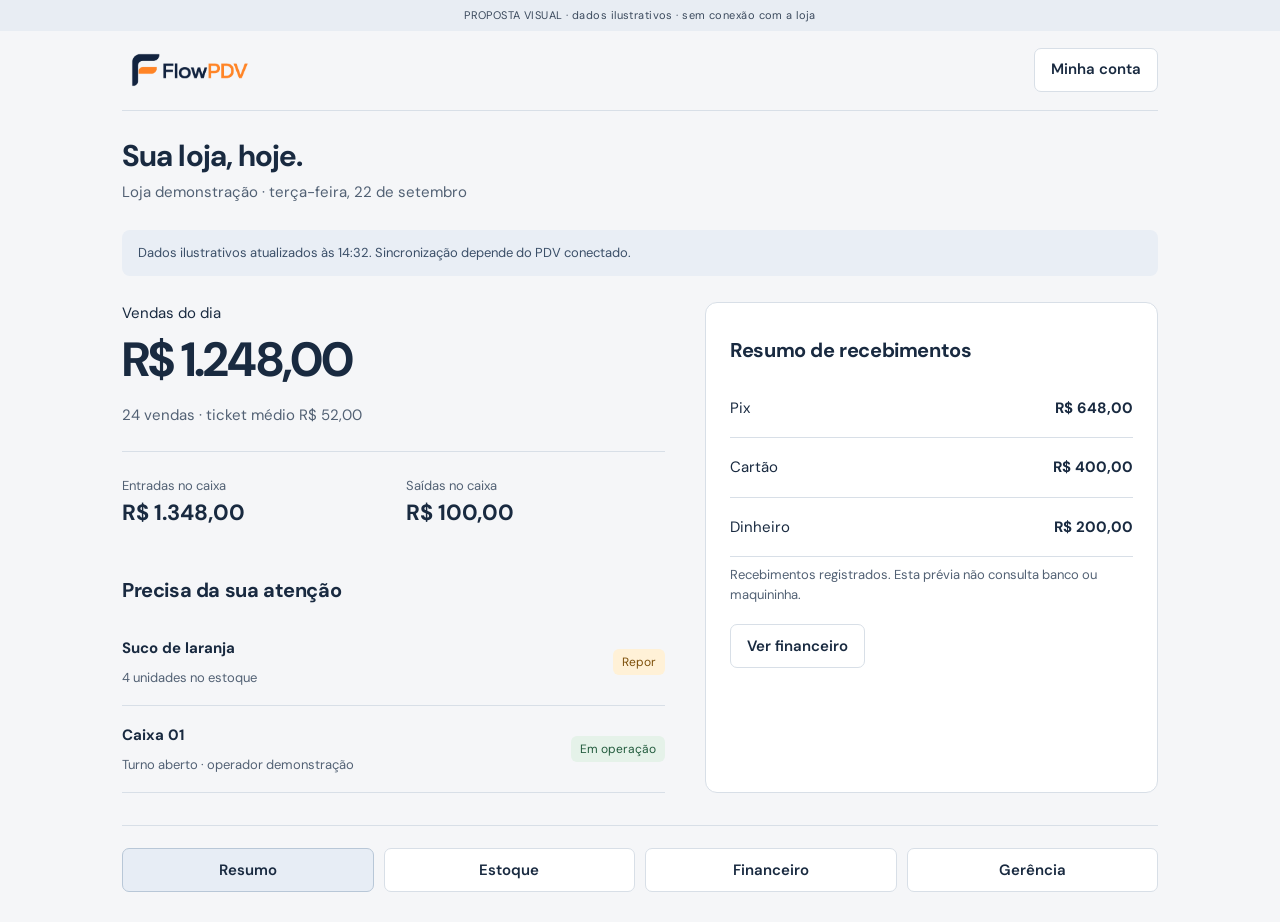
<file: previa-visual/gestor.html>
<!doctype html><html lang="pt-BR"><meta charset="utf-8"><meta name="viewport" content="width=device-width,initial-scale=1"><title>Flow Gestor · Proposta FlowPDV</title><link rel="stylesheet" href="preview.css"><body><div class="preview-label">PROPOSTA VISUAL · dados ilustrativos · sem conexão com a loja</div><main class="gestor"><header class="mobile-head"><img class="logo" src="assets/logo.png" alt="FlowPDV"><button class="" data-demo>Minha conta</button></header><header class="heading"><div><h1>Sua loja, hoje.</h1><p>Loja demonstração · terça-feira, 22 de setembro</p></div></header><div class="sync">Dados ilustrativos atualizados às 14:32. <span>Sincronização depende do PDV conectado.</span></div><section class="gestor-grid"><div><div class="revenue"><span>Vendas do dia</span><strong>R$ 1.248,00</strong><p>24 vendas · ticket médio R$ 52,00</p></div><div class="split"><div><span>Entradas no caixa</span><strong>R$ 1.348,00</strong></div><div><span>Saídas no caixa</span><strong>R$ 100,00</strong></div></div><h2>Precisa da sua atenção</h2><div class="list-row"><div><strong>Suco de laranja</strong><p>4 unidades no estoque</p></div><span class="tag warn">Repor</span></div><div class="list-row"><div><strong>Caixa 01</strong><p>Turno aberto · operador demonstração</p></div><span class="tag good">Em operação</span></div></div><section class="surface"><h2>Resumo de recebimentos</h2><div class="list-row"><span>Pix</span><strong>R$ 648,00</strong></div><div class="list-row"><span>Cartão</span><strong>R$ 400,00</strong></div><div class="list-row"><span>Dinheiro</span><strong>R$ 200,00</strong></div><p class="small">Recebimentos registrados. Esta prévia não consulta banco ou maquininha.</p><button class="" data-demo>Ver financeiro</button></section></section><nav class="bottomnav"><button class="selected" data-demo>Resumo</button><button class="" data-demo>Estoque</button><button class="" data-demo>Financeiro</button><button class="" data-demo>Gerência</button></nav></main><div id="feedback" role="status" hidden></div><script>document.querySelectorAll('[data-demo]').forEach(b=>b.addEventListener('click',()=>{const f=document.querySelector('#feedback');f.hidden=false;f.textContent='Demonstração: '+b.textContent+'. Nenhuma operação foi executada.';clearTimeout(window.t);window.t=setTimeout(()=>f.hidden=true,4000)}));</script></body></html>
</file>
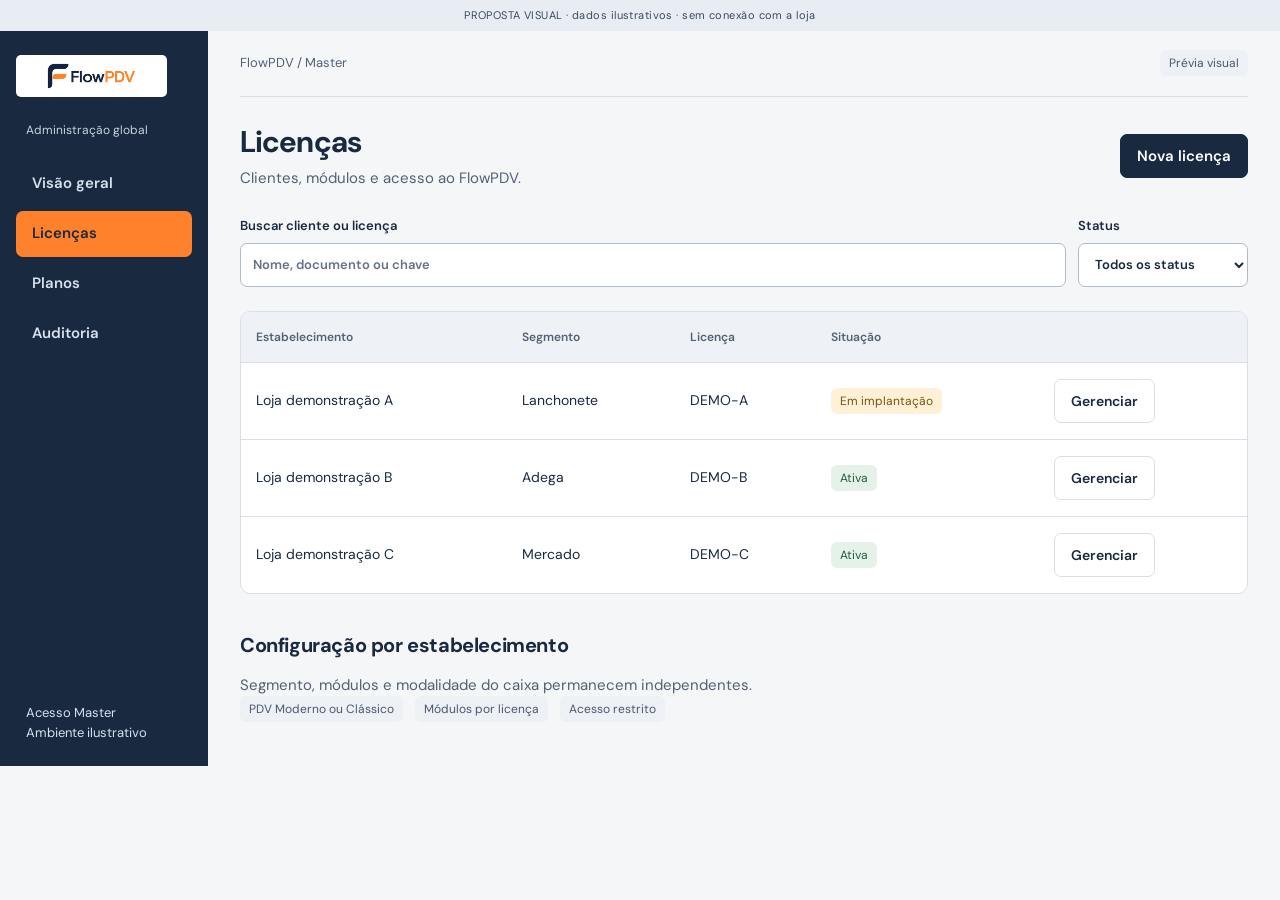
<file: previa-visual/master.html>
<!doctype html><html lang="pt-BR"><meta charset="utf-8"><meta name="viewport" content="width=device-width,initial-scale=1"><title>Master · Proposta FlowPDV</title><link rel="stylesheet" href="preview.css"><body><div class="preview-label">PROPOSTA VISUAL · dados ilustrativos · sem conexão com a loja</div><div class="shell"><aside class="sidebar"><img class="logo" src="assets/logo.png" alt="FlowPDV"><p class="context">Administração global</p><nav><button data-demo class="navitem ">Visão geral</button><button data-demo class="navitem selected">Licenças</button><button data-demo class="navitem ">Planos</button><button data-demo class="navitem ">Auditoria</button></nav><div class="sidefoot">Acesso Master<br><small>Ambiente ilustrativo</small></div></aside><main class="workspace"><div class="topline"><span>FlowPDV / Master</span><span class="tag ">Prévia visual</span></div><header class="heading"><div><h1>Licenças</h1><p>Clientes, módulos e acesso ao FlowPDV.</p></div><button class="primary" data-demo>Nova licença</button></header><div class="toolbar"><label class="search">Buscar cliente ou licença<input placeholder="Nome, documento ou chave"></label><label>Status<select><option>Todos os status</option><option>Ativa</option><option>Em implantação</option></select></label></div><div class="table-wrap" tabindex="0" aria-label="Tabela com rolagem quando necessária"><table><thead><tr><th class="">Estabelecimento</th><th class="">Segmento</th><th class="">Licença</th><th class="">Situação</th><th class=""></th></tr></thead><tbody><tr><td class="">Loja demonstração A</td><td class="">Lanchonete</td><td class="">DEMO-A</td><td class=""><span class="tag warn">Em implantação</span></td><td class=""><button class="" data-demo>Gerenciar</button></td></tr><tr><td class="">Loja demonstração B</td><td class="">Adega</td><td class="">DEMO-B</td><td class=""><span class="tag good">Ativa</span></td><td class=""><button class="" data-demo>Gerenciar</button></td></tr><tr><td class="">Loja demonstração C</td><td class="">Mercado</td><td class="">DEMO-C</td><td class=""><span class="tag good">Ativa</span></td><td class=""><button class="" data-demo>Gerenciar</button></td></tr></tbody></table></div><section class="module-strip"><h2>Configuração por estabelecimento</h2><p>Segmento, módulos e modalidade do caixa permanecem independentes.</p><div class="chips"><span class="tag ">PDV Moderno ou Clássico</span><span class="tag ">Módulos por licença</span><span class="tag ">Acesso restrito</span></div></section></main></div><div id="feedback" role="status" hidden></div><script>document.querySelectorAll('[data-demo]').forEach(b=>b.addEventListener('click',()=>{const f=document.querySelector('#feedback');f.hidden=false;f.textContent='Demonstração: '+b.textContent+'. Nenhuma operação foi executada.';clearTimeout(window.t);window.t=setTimeout(()=>f.hidden=true,4000)}));</script></body></html>
</file>
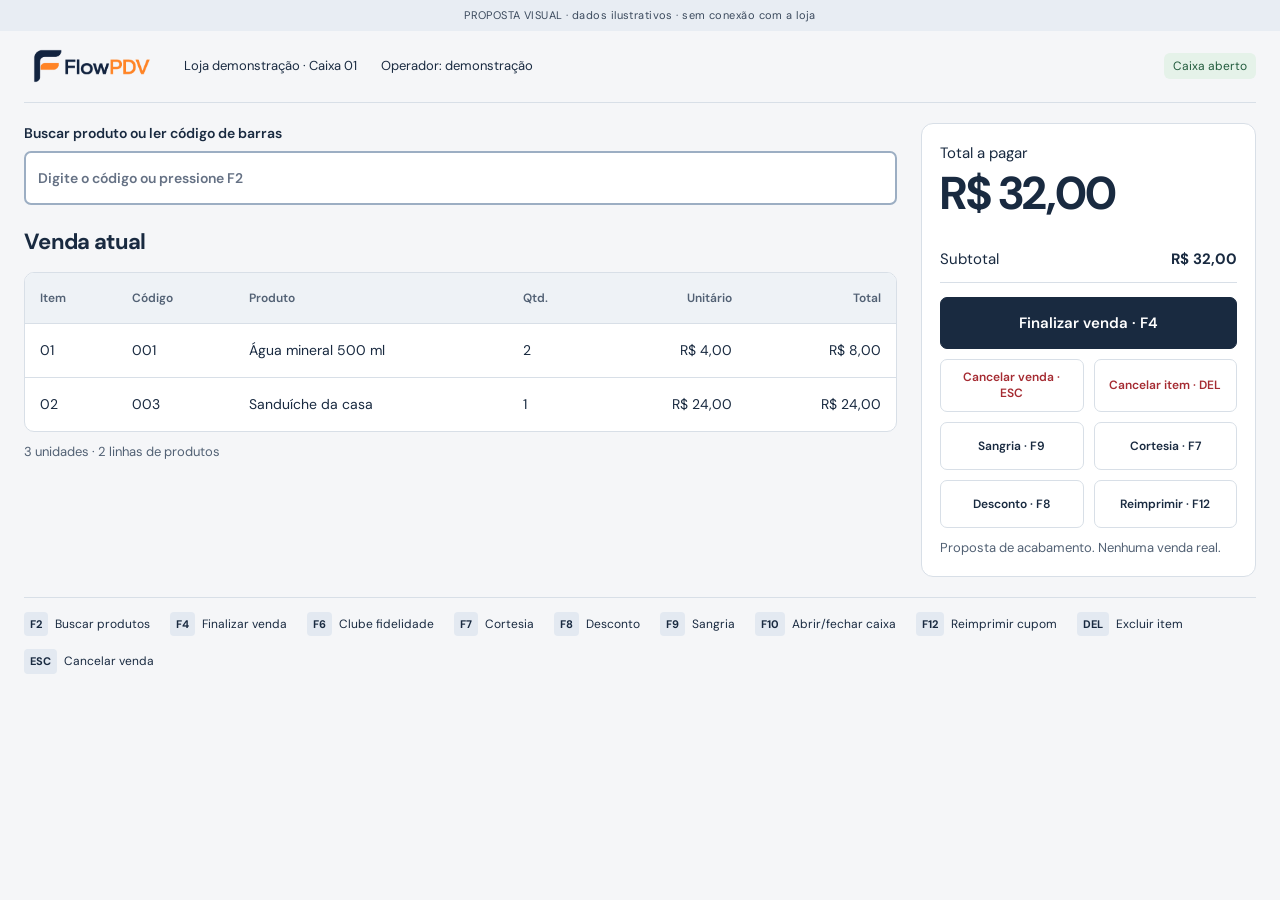
<file: previa-visual/moderno.html>
<!doctype html><html lang="pt-BR"><meta charset="utf-8"><meta name="viewport" content="width=device-width,initial-scale=1"><title>PDV Moderno · Proposta FlowPDV</title><link rel="stylesheet" href="preview.css"><body><div class="preview-label">PROPOSTA VISUAL · dados ilustrativos · sem conexão com a loja</div><main class="sale modern"><header class="sale-header"><img class="logo" src="assets/logo.png" alt="FlowPDV"><span>Loja demonstração · Caixa 01</span><span>Operador: demonstração</span><span class="tag good">Caixa aberto</span></header><div class="modern-grid"><section><label class="scan">Buscar produto ou ler código de barras<input placeholder="Digite o código ou pressione F2"></label><h1>Venda atual</h1><div class="table-wrap" tabindex="0" aria-label="Tabela com rolagem quando necessária"><table><thead><tr><th class="">Item</th><th class="">Código</th><th class="">Produto</th><th class="">Qtd.</th><th class="money">Unitário</th><th class="money">Total</th></tr></thead><tbody><tr><td class="">01</td><td class="">001</td><td class="">Água mineral 500 ml</td><td class="">2</td><td class="money">R$ 4,00</td><td class="money">R$ 8,00</td></tr><tr><td class="">02</td><td class="">003</td><td class="">Sanduíche da casa</td><td class="">1</td><td class="money">R$ 24,00</td><td class="money">R$ 24,00</td></tr></tbody></table></div><p class="small">3 unidades · 2 linhas de produtos</p></section><aside class="sale-summary"><div class="total"><span>Total a pagar</span><strong>R$ 32,00</strong></div><div class="list-row"><span>Subtotal</span><strong>R$ 32,00</strong></div><button class="primary" data-demo>Finalizar venda · F4</button><div class="action-grid"><button class="danger" data-demo>Cancelar venda · ESC</button><button class="danger" data-demo>Cancelar item · DEL</button><button class="" data-demo>Sangria · F9</button><button class="" data-demo>Cortesia · F7</button><button class="" data-demo>Desconto · F8</button><button class="" data-demo>Reimprimir · F12</button></div><p class="small">Proposta de acabamento. Nenhuma venda real.</p></aside></div><div class="shortcuts"><span><kbd>F2</kbd> Buscar produtos</span><span><kbd>F4</kbd> Finalizar venda</span><span><kbd>F6</kbd> Clube fidelidade</span><span><kbd>F7</kbd> Cortesia</span><span><kbd>F8</kbd> Desconto</span><span><kbd>F9</kbd> Sangria</span><span><kbd>F10</kbd> Abrir/fechar caixa</span><span><kbd>F12</kbd> Reimprimir cupom</span><span><kbd>DEL</kbd> Excluir item</span><span><kbd>ESC</kbd> Cancelar venda</span></div></main><div id="feedback" role="status" hidden></div><script>document.querySelectorAll('[data-demo]').forEach(b=>b.addEventListener('click',()=>{const f=document.querySelector('#feedback');f.hidden=false;f.textContent='Demonstração: '+b.textContent+'. Nenhuma operação foi executada.';clearTimeout(window.t);window.t=setTimeout(()=>f.hidden=true,4000)}));</script></body></html>
</file>
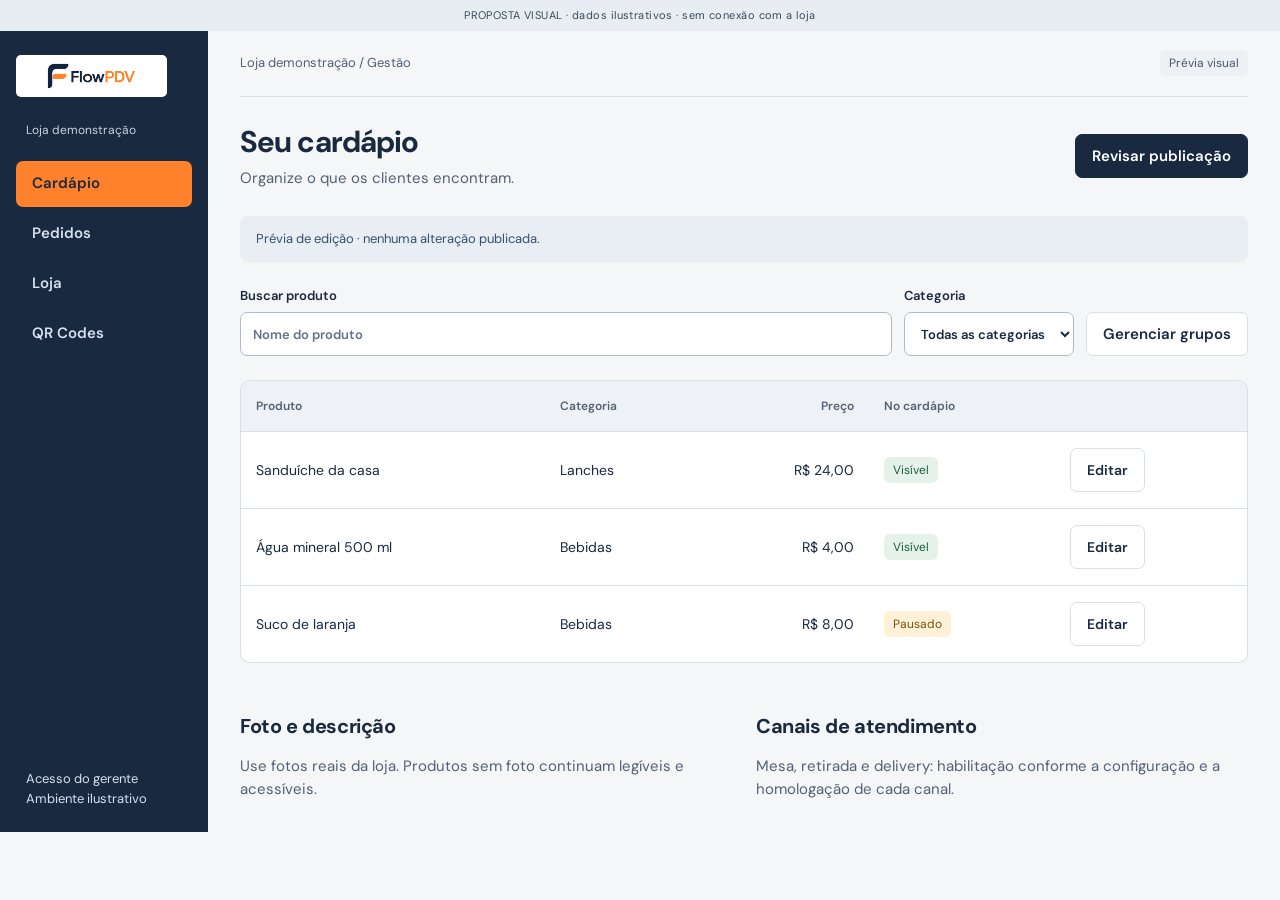
<file: previa-visual/painel.html>
<!doctype html><html lang="pt-BR"><meta charset="utf-8"><meta name="viewport" content="width=device-width,initial-scale=1"><title>Painel do cardápio · Proposta FlowPDV</title><link rel="stylesheet" href="preview.css"><body><div class="preview-label">PROPOSTA VISUAL · dados ilustrativos · sem conexão com a loja</div><div class="shell"><aside class="sidebar"><img class="logo" src="assets/logo.png" alt="FlowPDV"><p class="context">Loja demonstração</p><nav><button data-demo class="navitem selected">Cardápio</button><button data-demo class="navitem ">Pedidos</button><button data-demo class="navitem ">Loja</button><button data-demo class="navitem ">QR Codes</button></nav><div class="sidefoot">Acesso do gerente<br><small>Ambiente ilustrativo</small></div></aside><main class="workspace"><div class="topline"><span>Loja demonstração / Gestão</span><span class="tag ">Prévia visual</span></div><header class="heading"><div><h1>Seu cardápio</h1><p>Organize o que os clientes encontram.</p></div><button class="primary" data-demo>Revisar publicação</button></header><div class="sync">Prévia de edição · nenhuma alteração publicada.</div><div class="toolbar"><label class="search">Buscar produto<input placeholder="Nome do produto"></label><label>Categoria<select><option>Todas as categorias</option><option>Lanches</option><option>Bebidas</option></select></label><button class="" data-demo>Gerenciar grupos</button></div><div class="table-wrap" tabindex="0" aria-label="Tabela com rolagem quando necessária"><table><thead><tr><th class="">Produto</th><th class="">Categoria</th><th class="money">Preço</th><th class="">No cardápio</th><th class=""></th></tr></thead><tbody><tr><td class="">Sanduíche da casa</td><td class="">Lanches</td><td class="money">R$ 24,00</td><td class=""><span class="tag good">Visível</span></td><td class=""><button class="" data-demo>Editar</button></td></tr><tr><td class="">Água mineral 500 ml</td><td class="">Bebidas</td><td class="money">R$ 4,00</td><td class=""><span class="tag good">Visível</span></td><td class=""><button class="" data-demo>Editar</button></td></tr><tr><td class="">Suco de laranja</td><td class="">Bebidas</td><td class="money">R$ 8,00</td><td class=""><span class="tag warn">Pausado</span></td><td class=""><button class="" data-demo>Editar</button></td></tr></tbody></table></div><div class="split configuration"><div><h2>Foto e descrição</h2><p>Use fotos reais da loja. Produtos sem foto continuam legíveis e acessíveis.</p></div><div><h2>Canais de atendimento</h2><p>Mesa, retirada e delivery: habilitação conforme a configuração e a homologação de cada canal.</p></div></div></main></div><div id="feedback" role="status" hidden></div><script>document.querySelectorAll('[data-demo]').forEach(b=>b.addEventListener('click',()=>{const f=document.querySelector('#feedback');f.hidden=false;f.textContent='Demonstração: '+b.textContent+'. Nenhuma operação foi executada.';clearTimeout(window.t);window.t=setTimeout(()=>f.hidden=true,4000)}));</script></body></html>
</file>
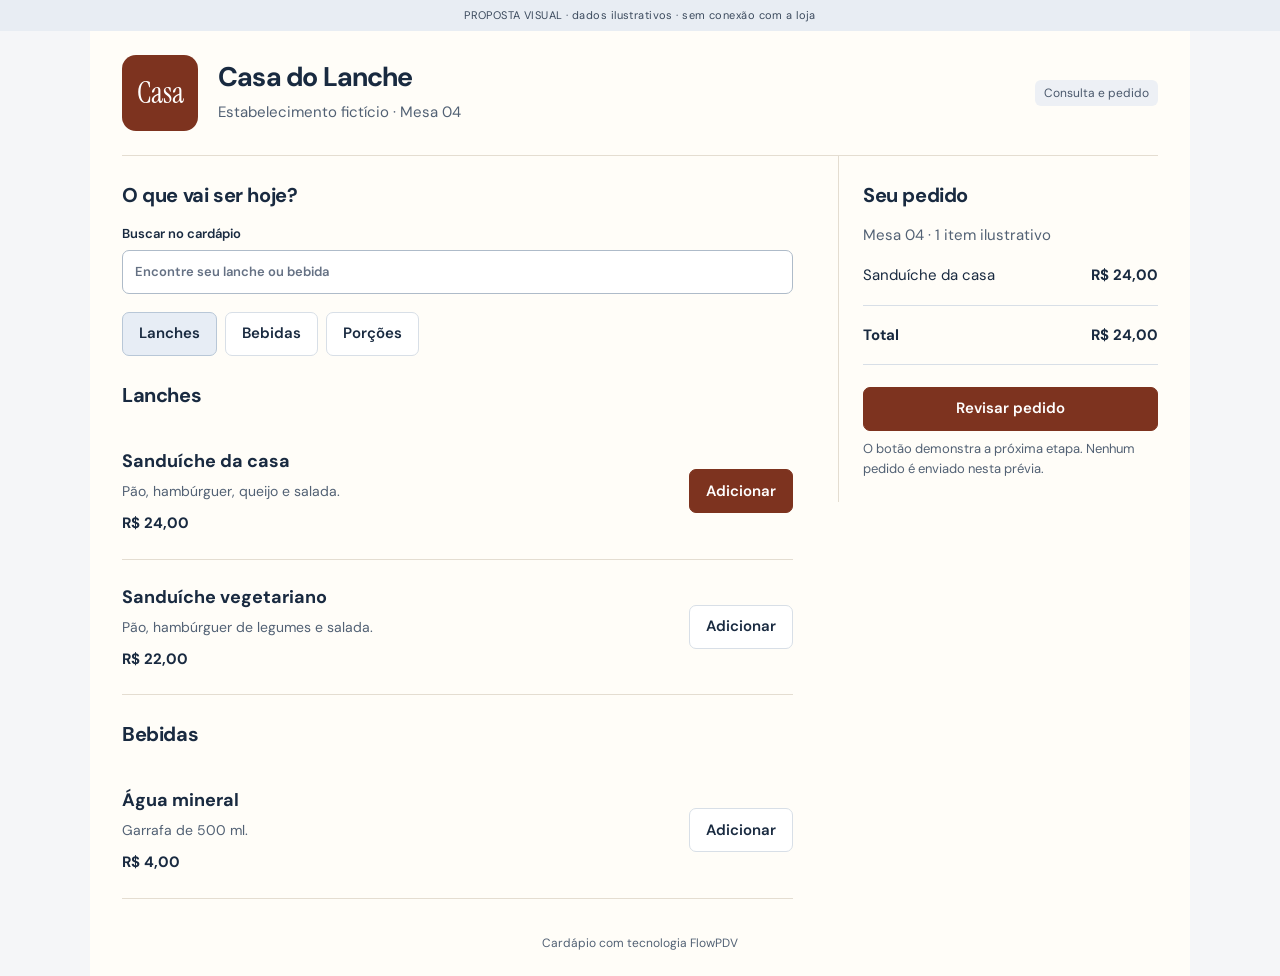
<file: previa-visual/publico.html>
<!doctype html><html lang="pt-BR"><meta charset="utf-8"><meta name="viewport" content="width=device-width,initial-scale=1"><title>Cardápio público · Proposta FlowPDV</title><link rel="stylesheet" href="preview.css"><body><div class="preview-label">PROPOSTA VISUAL · dados ilustrativos · sem conexão com a loja</div><main class="consumer"><header class="restaurant"><div class="restaurant-mark">Casa</div><div><h1>Casa do Lanche</h1><p>Estabelecimento fictício · Mesa 04</p></div><span class="tag ">Consulta e pedido</span></header><div class="consumer-grid"><div><h2>O que vai ser hoje?</h2><label class="search">Buscar no cardápio<input placeholder="Encontre seu lanche ou bebida"></label><nav class="categories"><button class="selected" data-demo>Lanches</button><button class="" data-demo>Bebidas</button><button class="" data-demo>Porções</button></nav><h2>Lanches</h2><article class="dish"><div><h3>Sanduíche da casa</h3><p>Pão, hambúrguer, queijo e salada.</p><strong>R$ 24,00</strong></div><button class="primary" data-demo>Adicionar</button></article><article class="dish"><div><h3>Sanduíche vegetariano</h3><p>Pão, hambúrguer de legumes e salada.</p><strong>R$ 22,00</strong></div><button class="" data-demo>Adicionar</button></article><h2>Bebidas</h2><article class="dish"><div><h3>Água mineral</h3><p>Garrafa de 500 ml.</p><strong>R$ 4,00</strong></div><button class="" data-demo>Adicionar</button></article></div><aside class="order"><h2>Seu pedido</h2><p>Mesa 04 · 1 item ilustrativo</p><div class="list-row"><span>Sanduíche da casa</span><strong>R$ 24,00</strong></div><div class="list-row"><strong>Total</strong><strong>R$ 24,00</strong></div><button class="primary" data-demo>Revisar pedido</button><p class="small">O botão demonstra a próxima etapa. Nenhum pedido é enviado nesta prévia.</p></aside></div><footer>Cardápio com tecnologia FlowPDV</footer></main><div id="feedback" role="status" hidden></div><script>document.querySelectorAll('[data-demo]').forEach(b=>b.addEventListener('click',()=>{const f=document.querySelector('#feedback');f.hidden=false;f.textContent='Demonstração: '+b.textContent+'. Nenhuma operação foi executada.';clearTimeout(window.t);window.t=setTimeout(()=>f.hidden=true,4000)}));</script></body></html>
</file>
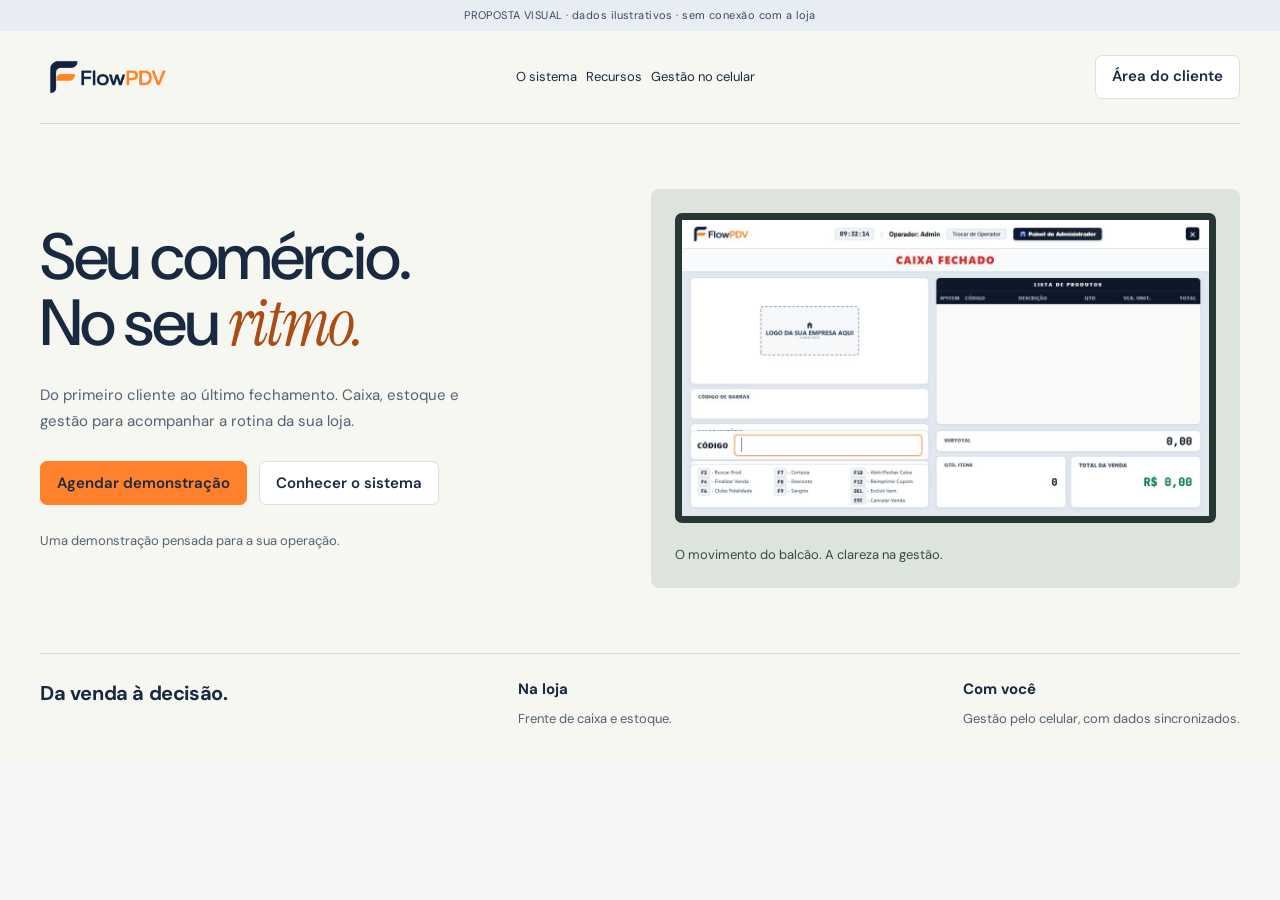
<file: previa-visual/site.html>
<!doctype html><html lang="pt-BR"><meta charset="utf-8"><meta name="viewport" content="width=device-width,initial-scale=1"><title>Site oficial · Proposta FlowPDV</title><link rel="stylesheet" href="preview.css"><body><div class="preview-label">PROPOSTA VISUAL · dados ilustrativos · sem conexão com a loja</div><main class="marketing"><header class="site-nav"><img class="logo" src="assets/logo.png" alt="FlowPDV"><span class="site-links">O sistema &nbsp; Recursos &nbsp; Gestão no celular</span><button class="" data-demo>Área do cliente</button></header><section class="hero"><div><h1>Seu comércio.<br>No seu <em>ritmo.</em></h1><p>Do primeiro cliente ao último fechamento. Caixa, estoque e gestão para acompanhar a rotina da sua loja.</p><div class="actions"><button class="primary" data-demo>Agendar demonstração</button><button class="" data-demo>Conhecer o sistema</button></div><p class="small">Uma demonstração pensada para a sua operação.</p></div><figure class="product-shot"><img src="assets/pdv-atual.png" alt="Captura existente da frente de caixa no site oficial"><figcaption>O movimento do balcão. A clareza na gestão.</figcaption></figure></section><section class="site-bottom"><h2>Da venda à decisão.</h2><div><strong>Na loja</strong><p>Frente de caixa e estoque.</p></div><div><strong>Com você</strong><p>Gestão pelo celular, com dados sincronizados.</p></div></section></main><div id="feedback" role="status" hidden></div><script>document.querySelectorAll('[data-demo]').forEach(b=>b.addEventListener('click',()=>{const f=document.querySelector('#feedback');f.hidden=false;f.textContent='Demonstração: '+b.textContent+'. Nenhuma operação foi executada.';clearTimeout(window.t);window.t=setTimeout(()=>f.hidden=true,4000)}));</script></body></html>
</file>
<file: style.css>
:root{--paper:#f7f7f2;--ink:#132521;--muted:#68726e;--line:#d9dfd9;--orange:#f98136;--navy:#122240;--white:#fff;--radius:8px;color-scheme:light;font-family:'DM Sans',Arial,sans-serif;color:var(--ink);background:var(--paper)}
*{box-sizing:border-box}html{scroll-behavior:smooth;scroll-padding-top:var(--nav-h,90px)}body{margin:0}section[id],#inicio,#sistema,#recursos,#gestao,#planos,#duvidas,#conteudo{scroll-margin-top:0}button,input,a{-webkit-tap-highlight-color:transparent}button,a{touch-action:manipulation}a{color:inherit;text-decoration:none}button{font:inherit;cursor:pointer}img{max-width:100%;display:block}button:focus-visible,a:focus-visible,summary:focus-visible,[tabindex]:focus-visible{outline:3px solid #cc5b1a;outline-offset:5px}h1,h2,h3,p{margin:0}h1,h2{font-weight:500;letter-spacing:-.058em;line-height:1.05}h1 em,h2 em{font-family:'Instrument Serif',Georgia,serif;font-weight:400}h2{font-size:clamp(38px,4.2vw,62px)}p{color:var(--muted);line-height:1.7}.shell{width:min(1320px,calc(100% - 104px));margin-inline:auto}.section-label,.eyebrow{font-size:11px;font-weight:650;letter-spacing:.15em;line-height:1.5}.section-label{margin-bottom:24px}.header{background:rgba(247,247,242,.96);border-bottom:1px solid var(--line);position:sticky;top:0;z-index:20}.nav-row{min-height:90px;display:flex;align-items:center;justify-content:space-between;gap:28px}.brand img{width:148px;height:auto;max-height:44px;object-fit:contain}.navigation,.nav-actions{display:flex;align-items:center;gap:26px}.navigation a,.client-link{font-size:12px;font-weight:550}.navigation a:hover,.text-link:hover{color:#b74b12}.nav-actions{gap:25px}.button{display:inline-flex;align-items:center;justify-content:space-between;gap:32px;min-height:55px;padding:16px 22px;border:1px solid transparent;border-radius:5px;font-size:13px;font-weight:600;line-height:1.35;transition:background .18s,transform .18s}.button:hover{transform:translateY(-2px)}.button span{font-size:20px}.button.dark{background:var(--ink);color:var(--white)}.button.dark:hover{background:#29433b}.button.orange{background:var(--orange);color:var(--ink)}.button.orange:hover{background:#ff974f}.button.small{min-height:44px;padding:10px 15px;gap:19px;font-size:11px}.text-link{font-size:13px;font-weight:600;display:inline-flex;align-items:center;gap:18px;border-bottom:1px solid #b8c0b9;padding:8px 0}.nav-mobile-link,.menu-toggle{display:none}.skip-link{position:fixed;top:-100px;left:16px;z-index:100;padding:16px;background:var(--ink);color:white}.skip-link:focus{top:10px}
.hero{padding-top:88px;display:grid;grid-template-columns:1fr 1.04fr;column-gap:42px;align-items:center}.eyebrow{display:flex;gap:9px;align-items:center;margin-bottom:27px}.orange-dot,.status-dot{width:7px;height:7px;flex:none;display:inline-block;background:var(--orange);border-radius:50%}.hero h1{font-size:clamp(64px,6.9vw,101px);margin-bottom:30px}.hero h1 em{color:#d5642b}.hero-description{font-size:16px;max-width:430px;line-height:1.75}.hero-actions{display:flex;align-items:center;gap:23px;margin:30px 0 21px}.hero-note{font-size:11px}.hero-note span{color:#496353;margin-right:8px}.hero-product{background:#dce4db;padding:22px 22px 0;border-radius:3px;position:relative;margin-top:8px;min-width:0}.product-label{display:flex;justify-content:space-between;font-size:9px;letter-spacing:.06em;font-weight:600;margin-bottom:21px;gap:12px}.product-label span:last-child{color:#5b6b5e;font-weight:400}.hero-screen{display:block;width:100%;padding:0;border:7px solid #1d2b29;border-bottom-width:14px;border-radius:8px;background:#1d2b29;box-shadow:0 18px 34px -22px #13252180;position:relative;transform:translateX(30px)}.hero-screen img{width:100%;height:auto;aspect-ratio:1.847;object-fit:contain;object-position:left top;border-radius:2px}.expand-tag{position:absolute;bottom:12px;right:12px;background:#172823ed;color:#fff;font-size:10px;padding:9px 12px;border-radius:3px}.product-foot{display:flex;align-items:center;gap:12px;padding:26px 0 19px;font-size:11px;line-height:1.65}.product-foot strong{font-weight:550}.status-dot{background:#577564}.product-index{margin-left:auto;font-family:'Instrument Serif',serif;font-style:italic;font-size:56px;line-height:1}.hero-bottom{grid-column:1/-1;border-top:1px solid var(--line);padding:26px 0;margin-top:76px;display:flex;justify-content:space-between;align-items:center}.hero-bottom>span{font-size:10px;letter-spacing:.14em;color:var(--muted)}.hero-bottom>div{display:flex;gap:35px;font-size:14px}.hero-bottom i{color:#b1b9b2;font-style:normal}
.intro{padding:104px 0 95px}.intro-grid{display:grid;grid-template-columns:1.2fr 1fr;gap:85px;align-items:end}.intro-grid>p{max-width:440px;font-size:15px}.feature-grid{display:grid;grid-template-columns:repeat(3,1fr);gap:45px;margin-top:58px}.feature{border-top:1px solid var(--line);padding-top:26px;position:relative}.feature-number{position:absolute;right:0;top:26px;font-size:11px;color:#8d978f}.feature svg{width:32px;height:32px;stroke:var(--ink);stroke-width:1.3;margin-bottom:29px}.feature h3{font-size:20px;font-weight:500;letter-spacing:-.03em;margin-bottom:13px}.feature p{font-size:13px;max-width:345px}.feature a{display:flex;justify-content:space-between;font-size:12px;margin-top:26px;font-weight:600;max-width:345px}
.showcase{background:#132b24;color:#f5f7f0;padding:36px 0 56px;overflow-x:clip}.showcase .section-label{color:#b7c4b8;margin-bottom:10px}.showcase-heading{display:flex;justify-content:space-between;gap:30px;align-items:end;margin-bottom:12px}.showcase-heading>p{font-size:13px;color:#b8c6bd;padding-bottom:4px}.screen-tabs{display:flex;gap:5px;border-bottom:1px solid #40564b;padding-bottom:17px;overflow-x:auto;scrollbar-width:thin}.screen-tabs button{background:none;color:#c4d0c7;border:1px solid transparent;border-radius:4px;padding:13px 23px;font-size:12px;white-space:nowrap;min-height:44px}.screen-tabs button[aria-selected=true]{background:#e5ece0;color:#183528}.screen-tabs button:hover{border-color:#82948a}.screen-panel{margin-top:28px;background:#ecf0eb;border:1px solid #839487;border-radius:6px;overflow:hidden}.screen-top{background:#e5eae3;color:#5a695e;display:flex;justify-content:space-between;padding:14px 18px;font-size:10px}.gallery-image{display:block;border:0;padding:0;background:#fff;width:100%}.gallery-image img{width:100%;height:auto;max-height:700px;object-fit:contain;object-position:top}.screen-description{display:flex;justify-content:space-between;gap:20px;margin-top:18px;font-size:11px}.screen-description p{color:#b8c6bd}.screen-description>span{color:#9cac9f}
.mobile-section{display:grid;grid-template-columns:1fr 1fr;gap:120px;padding:110px 0;align-items:center}.mobile-visual{background:#e8e9df;min-height:630px;display:flex;justify-content:center;align-items:center;position:relative;overflow:hidden;border-radius:3px;padding:40px 20px 60px}.mobile-orbit{position:absolute;width:470px;height:470px;border:1px solid #c8cdbf;border-radius:50%;transform:translateY(30px)}.mobile-orbit:after{content:'';position:absolute;inset:50px;border:1px solid #c8cdbf;border-radius:50%}.phone{width:244px;position:relative;border:7px solid #172522;border-radius:30px;background:#172522;padding-top:10px;box-shadow:14px 26px 30px -14px #1c302945;overflow:hidden;transform:rotate(-4deg)}.phone img{width:100%;height:auto;min-height:490px;object-fit:cover;object-position:top;border-radius:18px}.phone-speaker{position:absolute;background:#172522;width:66px;height:14px;left:50%;top:0;transform:translateX(-50%);border-radius:0 0 12px 12px}.visual-caption{position:absolute;bottom:23px;font-size:9px;letter-spacing:.15em;color:#687261}.mobile-copy h2{margin-bottom:26px}.mobile-copy>p{font-size:14px;max-width:440px}.check-list{padding:0;list-style:none;margin:24px 0 30px;display:grid;gap:14px}.check-list li{font-size:13px;padding-left:23px;position:relative;line-height:1.5}.check-list li:before{content:'✓';position:absolute;left:0;color:#497657}.mobile-copy small{display:block;font-size:10px;color:var(--muted);line-height:1.65;max-width:335px;margin-top:17px}
.operation-section{padding:18px 0 104px}.operation-grid{display:grid;grid-template-columns:1fr 1fr;gap:100px}.operation-grid p{font-size:14px}.segments{display:flex;flex-wrap:wrap;gap:9px;margin-top:24px}.segments span{border:1px solid #cfd6cb;border-radius:3px;padding:10px 13px;font-size:11px}.details-row{display:grid;grid-template-columns:repeat(3,1fr);gap:42px;margin-top:54px;border-top:1px solid var(--line);padding-top:32px}.details-row h3{font-weight:550;font-size:17px;letter-spacing:-.02em;margin-bottom:13px}.details-row p{font-size:12px}
.plans{display:grid;grid-template-columns:1fr 1fr;gap:120px;border-top:1px solid var(--line);padding:91px 0 100px;align-items:center}.plan-intro>p{font-size:14px;max-width:370px;margin:25px 0}.plan-card{background:#e8edde;border:1px solid #d4dccb;padding:34px 38px;border-radius:5px;max-width:480px;width:100%;justify-self:end}.plan-top{display:flex;justify-content:space-between;font-size:10px;font-weight:600;letter-spacing:.08em}.plan-top span:last-child{font-weight:400;letter-spacing:0;color:#62715d}.price{display:flex;align-items:baseline;gap:6px;margin-top:25px}.price strong{font-size:65px;letter-spacing:-.065em;font-weight:500}.price>span{font-size:13px}.plan-card>p{font-size:12px;margin-top:5px}.plan-card .check-list{border-top:1px solid #cbd5c2;margin-top:23px;padding-top:22px}.plan-card .button{width:100%}.plan-card small{display:block;margin-top:17px;font-size:10px;line-height:1.7;color:#65715f}
.faq{display:grid;grid-template-columns:1fr 1.1fr;gap:90px;padding:50px 0 104px}.faq h2{font-size:46px}.faq details{border-bottom:1px solid var(--line)}.faq details:first-child{border-top:1px solid var(--line)}.faq summary{cursor:pointer;padding:23px 0;list-style:none;font-size:14px;font-weight:550;display:flex;justify-content:space-between;gap:20px}.faq summary::-webkit-details-marker{display:none}.faq summary span{font-size:20px;font-weight:400}.faq details[open] summary span{transform:rotate(45deg)}.faq details p{font-size:13px;padding:0 20px 23px 0}.contact-band{background:var(--orange);padding:64px 0 70px}.contact-row{display:flex;align-items:end;justify-content:space-between;gap:30px}.contact-row h2{font-size:80px}.contact-row p{font-size:15px;color:#603717;margin-bottom:22px}.contact-row .button{min-width:284px}.contact-band .section-label{color:#603717}.footer{padding:49px 0 24px}.footer-top{display:grid;grid-template-columns:1fr 1fr 1fr;gap:30px;align-items:start}.footer-top p{font-size:12px}.footer-top>div{display:grid;gap:14px;justify-self:end;font-size:12px}.footer-bottom{display:flex;justify-content:space-between;gap:20px;border-top:1px solid var(--line);padding-top:24px;margin-top:41px;font-size:10px;color:var(--muted)}
dialog{width:min(1500px,96vw);max-height:94dvh;padding:0;border:1px solid #879b90;background:#e5eae3;color:var(--ink);border-radius:7px}dialog::backdrop{background:#071c16d9;backdrop-filter:blur(5px)}dialog img{width:100%;height:auto}.dialog-toolbar{display:flex;align-items:center;justify-content:space-between;position:sticky;top:0;background:#e5eae3;padding:12px 18px;gap:20px}.dialog-toolbar h2{font:500 14px 'DM Sans',sans-serif;letter-spacing:0}.dialog-toolbar button{border:1px solid #b4c1b6;border-radius:4px;background:transparent;padding:10px 15px;min-height:44px;font-size:12px}
@media(min-width:1600px){.hero{padding-top:108px}.hero-bottom{margin-top:96px}}
@media(max-width:1200px){.shell{width:calc(100% - 64px)}.navigation,.nav-actions{gap:18px}.client-link{display:none}.hero{gap:24px}.hero-actions{gap:16px;flex-wrap:wrap}.hero h1{font-size:76px}.hero-product{padding:18px 18px 0}.hero-screen{transform:translateX(18px)}.hero-bottom{margin-top:56px}.intro-grid,.mobile-section,.plans,.operation-grid{gap:55px}.mobile-visual{min-height:590px}.faq{gap:45px}}
@media(max-width:900px){.nav-row{min-height:76px}.navigation{gap:16px}.navigation a{font-size:11px}.nav-actions{display:none}.hero{padding-top:55px}.hero h1{font-size:65px}.eyebrow{font-size:9px;letter-spacing:.11em}.hero-description{font-size:14px}.hero-product{margin-left:4px}.product-label span:last-child{display:none}.hero-screen{border-width:5px}.hero-note{font-size:10px}.hero-bottom>div{gap:19px}.intro{padding:68px 0}.intro-grid{gap:30px}.feature-grid{gap:25px}.feature h3{font-size:18px}.feature p{font-size:12px}.mobile-section{gap:36px;padding:75px 0}.mobile-visual{min-height:560px}.phone{width:220px}.phone img{min-height:450px}.plans{gap:45px;padding:65px 0}.plan-card{padding:26px}.price strong{font-size:57px}.faq{gap:35px}.faq h2{font-size:39px}.contact-row h2{font-size:68px}}
@media(max-width:680px){html{scroll-padding-top:var(--nav-h,88px)}.shell{width:calc(100% - 40px)}.nav-row{min-height:70px;gap:16px}.brand img{width:132px}.menu-toggle{display:flex;flex-direction:column;align-items:center;justify-content:center;gap:6px;width:44px;height:44px;border:1px solid var(--line);border-radius:4px;background:transparent}.menu-toggle span{height:1px;width:19px;background:var(--ink);transition:transform .2s}.menu-toggle[aria-expanded=true] span:first-child{transform:translateY(3.5px) rotate(45deg)}.menu-toggle[aria-expanded=true] span:last-child{transform:translateY(-3.5px) rotate(-45deg)}.navigation{display:none;position:absolute;top:70px;left:0;right:0;background:var(--paper);border-bottom:1px solid var(--line);padding:20px;align-items:stretch;box-shadow:0 20px 22px #14251d0c}.navigation.is-open{display:flex;flex-direction:column;gap:0}.navigation a{font-size:15px;padding:16px 8px;border-bottom:1px solid #e1e5df}.nav-mobile-link{display:block}.hero{display:block;padding-top:40px}.eyebrow{margin-bottom:24px;font-size:9px}.hero h1{font-size:clamp(58px,14vw,84px);margin-bottom:23px}.hero-description{font-size:15px;max-width:360px}.hero-actions{margin-top:24px;gap:16px}.hero-actions .button{min-height:52px;gap:22px}.text-link{font-size:12px}.hero-note{margin-top:18px;font-size:10px}.hero-product{margin:36px 0 0;padding:17px 17px 0}.product-label{margin-bottom:16px}.product-label span:last-child{display:block;font-size:8px}.hero-screen{transform:none;border-width:5px;border-bottom-width:9px}.hero-screen img{aspect-ratio:1.55;object-fit:contain;background:#f5f6f5}.product-foot{padding:18px 0 15px;font-size:10px}.product-index{font-size:42px}.hero-bottom{margin-top:28px;padding:24px 0;display:block}.hero-bottom>span{font-size:9px}.hero-bottom>div{justify-content:space-between;gap:10px;font-size:12px;margin-top:17px}.intro{padding:48px 0 58px}.section-label{font-size:9px;margin-bottom:20px}h2{font-size:43px}.intro-grid,.operation-grid{display:block}.intro-grid>p{font-size:14px;margin-top:24px}.feature-grid{display:block;margin-top:32px}.feature{padding:24px 0 27px}.feature svg{margin-bottom:18px;width:27px;height:27px}.feature h3{font-size:21px}.feature p{font-size:14px;max-width:none}.feature a{margin-top:19px;max-width:none}.feature:last-child{padding-bottom:0}.showcase{padding:24px 0 32px}.showcase-heading{display:block;margin-bottom:10px}.showcase-heading>p{margin-top:12px;font-size:12px}.screen-tabs{gap:4px;padding-bottom:13px;margin-right:-20px;padding-right:20px}.screen-tabs button{padding:12px 16px;font-size:11px}.screen-panel{margin-top:18px}.screen-top{font-size:9px;padding:11px 12px}.screen-description{display:block}.screen-description p{font-size:11px}.screen-description>span{display:block;margin-top:9px;font-size:10px}.mobile-section{display:flex;flex-direction:column-reverse;gap:31px;padding:59px 0}.mobile-copy h2{font-size:43px;margin-bottom:20px}.mobile-copy>p{font-size:14px}.mobile-copy small{max-width:none}.mobile-visual{min-height:565px;width:100%;padding-top:26px}.phone{width:226px}.phone img{min-height:465px}.operation-section{padding:0 0 54px}.operation-grid>div{margin-top:24px}.segments{gap:8px}.segments span{font-size:11px}.details-row{display:block;margin-top:29px;padding-top:5px}.details-row article{padding-top:24px}.details-row h3{font-size:18px;margin-bottom:9px}.details-row p{font-size:13px}.plans{display:block;padding:51px 0 54px}.plan-intro>p{max-width:none}.plan-card{margin-top:29px;max-width:none;padding:27px 25px}.price strong{font-size:65px}.faq{display:block;padding:15px 0 57px}.faq h2{font-size:41px;margin-bottom:27px}.faq summary{font-size:13px;padding:21px 0}.faq details p{font-size:13px}.contact-band{padding:44px 0}.contact-row{display:block}.contact-row h2{font-size:69px}.contact-row>div{margin-top:26px}.contact-row p{font-size:14px}.contact-row .button{min-width:0;width:100%}.footer{padding-top:36px}.footer-top{grid-template-columns:1fr 1fr;gap:24px}.footer-top .brand{grid-column:1/-1}.footer-top>div{font-size:11px;gap:17px}.footer-top p{font-size:11px}.footer-bottom{display:block;line-height:1.8;margin-top:30px;padding-top:19px}.footer-bottom>a{display:block;margin-top:8px}.dialog-toolbar{padding:8px 11px}.dialog-toolbar h2{font-size:11px}dialog{width:calc(100vw - 16px)}.desktop-break{display:none}}
@media(prefers-reduced-motion:reduce){html{scroll-behavior:auto}*,*:before,*:after{animation:none!important;transition:none!important}.button:hover{transform:none}}

/* Refinamento: enquadramento, navegação visível e movimento discreto. */
html{scrollbar-gutter:stable}
.hero>*,.showcase .shell{min-width:0}
.hero .hero-screen{transform:none;max-width:100%;overflow:hidden}
.hero .hero-screen img{aspect-ratio:auto;width:100%;height:100%;object-fit:cover;object-position:center top}
.hero-product{overflow:hidden}
.hero-fade{display:grid;width:100%;aspect-ratio:16/9;overflow:hidden;background:#152824}
.hero-fade .hero-slide{grid-area:1/1;width:100%;height:100%;max-width:none;opacity:0;transition:opacity 1.8s ease;object-fit:cover;object-position:center top}
.hero-fade .hero-slide.is-active{opacity:1}
#hero-label{transition:opacity .6s ease}
.screen-tabs{flex-wrap:wrap;overflow:visible;gap:8px;margin-right:0;padding-right:0}
.screen-tabs button{transition:background .22s,color .22s,box-shadow .22s,transform .22s;border-radius:7px}
.screen-tabs button[aria-selected=true]{box-shadow:0 4px 14px #0002;border-color:#e5ece0}
.screen-tabs button:hover{transform:translateY(-2px);background:#ffffff12}
.screen-tabs button[aria-selected=true]:hover{background:#e5ece0}
.gallery-controls{display:flex;align-items:center;justify-content:flex-end;gap:18px;margin-top:18px}
.gallery-controls button{width:44px;height:44px;background:transparent;color:#e5ece0;border:1px solid #657f70;border-radius:50%;font-size:21px;transition:background .2s,transform .2s}
.gallery-controls button:hover{background:#e5ece0;color:#132b24;transform:scale(1.06)}
#screen-position{font-variant-numeric:tabular-nums;font-size:12px;letter-spacing:.14em;color:#c4d0c7;min-width:62px;text-align:center}
.screen-panel{margin-top:14px}
.gallery-image{overflow:hidden}
.gallery-image img{aspect-ratio:16/9;object-fit:contain;object-position:center}
.faq-items,.contact-band{overflow-anchor:none}
.faq details{transition:background .25s,border-color .25s;border-radius:5px}
.faq summary{padding-inline:14px;transition:color .22s,padding .22s}
.faq summary span{flex:none;display:grid;place-items:center;width:28px;height:28px;border-radius:50%;transition:transform .3s,background .25s,color .25s}
.faq summary:hover,.faq summary:focus-visible{color:#b94f18;padding-left:22px;background:#e8edde80}
.faq summary:hover span,.faq details[open] summary span{background:var(--orange);color:var(--ink)}
.faq details[open]{background:#e8edde80;border-color:#bfcbb8}
.faq details p{padding-inline:14px}
html.image-open{overflow:hidden;overscroll-behavior:none}
body.image-open{position:fixed;width:100%;overflow:hidden;overscroll-behavior:none}
dialog{overscroll-behavior:contain;max-width:96vw}
dialog img{max-height:calc(94dvh - 70px);object-fit:contain;display:block}
@media(max-width:680px){
 .screen-tabs{display:grid;grid-template-columns:repeat(3,minmax(0,1fr));gap:7px}
 .screen-tabs button{white-space:normal;padding:10px 6px;font-size:11px;min-height:46px;line-height:1.3}
 .gallery-controls{justify-content:space-between;margin-top:15px}
 .hero-product{padding-inline:14px}
 .faq summary{padding-inline:10px;align-items:center}
 .faq summary:hover{padding-left:14px}
}
@media(prefers-reduced-motion:reduce){.screen-tabs button:hover,.gallery-controls button:hover{transform:none}}

/* Carrossel com prévias laterais e índice fotográfico. */
.carousel-stage{position:relative;isolation:isolate;padding:12px 12% 28px;margin-top:0;overflow:visible;background:radial-gradient(ellipse at 50% 70%,#41674c55,transparent 68%)}
.carousel-stage .screen-panel{position:relative;z-index:2;margin:0;border:1px solid #91a58e;border-radius:12px;box-shadow:0 28px 45px -23px #000b}
.carousel-stage .screen-top{padding:14px 18px;background:#f2f4ee}
.carousel-stage .gallery-image{display:flex;justify-content:center;align-items:center;touch-action:pan-y pinch-zoom;background:#eef1eb;cursor:zoom-in}
.carousel-stage .gallery-image img{user-select:none;width:auto;max-width:100%;height:auto;aspect-ratio:16/9;max-height:min(600px,62dvh);object-fit:contain;object-position:center top}
.carousel-peek{position:absolute;top:18%;width:18%;height:62%;padding:0;border:1px solid #9eaf9450;border-radius:12px;overflow:hidden;background:#dbe3d5;opacity:.5;transition:opacity .3s,transform .4s;box-shadow:0 14px 28px #0005}
.carousel-peek img{width:100%;height:100%;object-fit:cover;object-position:center;filter:saturate(.6)}
.carousel-peek span{position:absolute;top:50%;font-size:22px;background:#183529dd;color:white;border:1px solid #ffffff60;border-radius:50%;width:36px;height:36px;display:grid;place-items:center}
.peek-prev{left:1.5%;transform:perspective(1200px) rotateY(8deg) scale(.94)}
.peek-next{right:1.5%;transform:perspective(1200px) rotateY(-8deg) scale(.94)}
.peek-prev span{left:8px}.peek-next span{right:8px}
.carousel-peek:hover{opacity:.85;transform:scale(.95)}
.carousel-footer{display:flex;align-items:center;justify-content:space-between;gap:16px;margin:0 0 24px;padding:0 4px}
.carousel-note{display:flex;align-items:center;gap:9px;color:#b8c6b7;font-size:9px;letter-spacing:.17em}
.carousel-dot{width:6px;height:6px;border-radius:50%;background:#ed9551;box-shadow:0 0 0 5px #ed955114}
.carousel-footer .gallery-controls{margin:0}
.showcase .screen-tabs{display:grid;grid-template-columns:repeat(7,minmax(0,1fr));gap:13px;padding:0 0 24px;overflow:visible}
.showcase .screen-tabs button{padding:0;background:transparent;border:0;border-radius:8px;color:#b4c5b8;text-align:left;white-space:normal;box-shadow:none;min-width:0;transition:transform .25s,color .25s}
.thumb-image{display:block;aspect-ratio:16/10;padding:4px;border:1px solid #657b6355;border-radius:8px;overflow:hidden;background:#dce5d419;transition:border-color .25s,background .25s,box-shadow .25s}
.thumb-image img{width:100%;height:100%;object-fit:contain;border-radius:4px;opacity:.55;transition:opacity .25s}
.thumb-label{display:flex;align-items:baseline;gap:7px;padding:11px 2px 5px;font-size:11px;line-height:1.3}
.thumb-label small{font-size:9px;color:#849787;font-variant-numeric:tabular-nums}
.showcase .screen-tabs button[aria-selected=true]{background:transparent;color:#f1f5eb}
.showcase .screen-tabs button[aria-selected=true] .thumb-image{border-color:#f4a264;background:#f4a26419;box-shadow:0 0 0 2px #f4a26425}
.showcase .screen-tabs button[aria-selected=true] img,.showcase .screen-tabs button:hover img{opacity:1}
.showcase .screen-tabs button:hover{background:transparent;transform:translateY(-4px)}
.showcase .screen-tabs button[aria-selected=true] .thumb-label small{color:#f4a264}
@media(max-width:900px){.carousel-stage{padding:10px 9% 20px}.carousel-peek{width:16%;height:58%}.carousel-peek span{width:28px;height:28px;font-size:18px}.peek-prev span{left:4px}.peek-next span{right:4px}.showcase .screen-tabs{gap:8px}.thumb-label{font-size:10px;gap:4px}}
@media(max-width:680px){
 .carousel-stage{padding:10px 8px 18px;margin:8px 0 0}
 .carousel-stage .screen-panel{border-radius:8px}
 .carousel-peek{width:12%;height:52%;opacity:.28;pointer-events:none;top:24%}
 .carousel-peek span{display:none}
 .carousel-stage .screen-top{padding:10px 12px;font-size:9px}
 .carousel-footer{margin-bottom:22px;gap:10px}
 .carousel-note{font-size:8px;letter-spacing:.1em;max-width:105px;line-height:1.6}
 .carousel-footer .gallery-controls{gap:8px}
 .carousel-footer .gallery-controls button{height:40px;width:40px}
 #screen-position{min-width:55px;font-size:10px}
 .showcase .screen-tabs{grid-template-columns:repeat(4,minmax(0,1fr));gap:14px 8px;padding-bottom:18px}
 .thumb-label{display:block;font-size:10px;padding:7px 0 0;min-height:29px}
 .thumb-label small{display:none}
 .thumb-image{padding:3px;border-radius:5px}
}
@media(max-width:680px){
  .hero-fade{aspect-ratio:16/10}
  .hero .hero-screen img,.hero-fade .hero-slide{aspect-ratio:auto;object-fit:cover;background:transparent}
}

.contact-row > div{display:flex;flex-direction:column;align-items:flex-start}
.contact-email{display:inline-flex;margin-top:18px;font-size:14px;font-weight:600;color:#3a2414;border-bottom:1px solid #8a5a32;padding:4px 0}
.contact-email:hover{color:#1a120c}
.float-dock{position:fixed;right:max(18px,env(safe-area-inset-right));bottom:max(18px,env(safe-area-inset-bottom));z-index:40;display:flex;flex-direction:column;align-items:center;gap:10px}
.float-btn{width:52px;height:52px;border-radius:50%;display:grid;place-items:center;box-shadow:0 10px 24px #13252133;transition:transform .2s,opacity .25s,box-shadow .2s}
.float-btn svg{width:24px;height:24px}
.float-btn:hover{transform:translateY(-2px)}
.float-top{background:var(--paper);color:var(--ink);border:1px solid var(--line);opacity:0;pointer-events:none;transform:translateY(8px)}
.float-top.is-visible{opacity:1;pointer-events:auto;transform:none}
.float-whatsapp{position:relative;background:#25d366;color:#fff}
.float-whatsapp:hover{background:#1fbe5a}
.float-whatsapp:after{content:'';position:absolute;inset:0;border-radius:50%;animation:wa-soft 4.2s ease-out infinite;pointer-events:none}
@keyframes wa-soft{
  0%{box-shadow:0 0 0 0 #25d36666}
  70%,100%{box-shadow:0 0 0 14px #25d36600}
}
@media(max-width:680px){
  .float-dock{right:max(12px,env(safe-area-inset-right));bottom:max(14px,env(safe-area-inset-bottom))}
  .float-btn{width:48px;height:48px}
  .float-btn svg{width:22px;height:22px}
}
@media(max-width:1200px){.navigation{gap:14px}}
@media(prefers-reduced-motion:reduce){.float-whatsapp:after{animation:none}}
.button .arrow-out,.feature a .arrow-out{width:15px;height:15px;flex:none;display:block}
.button.small .arrow-out{width:13px;height:13px}
.arrow-out,.arrow-down{width:13px;height:13px;flex:none;display:block}
.text-link{align-items:center;gap:10px}
.expand-tag{display:inline-flex;align-items:center;gap:6px}
.expand-tag .arrow-out{width:11px;height:11px}
.screen-brand,.screen-description>span,.footer-top>div a,.footer-bottom>a,.nav-mobile-link,.client-link{display:inline-flex;align-items:center;gap:6px}
.screen-brand .arrow-out,.screen-description .arrow-out,.footer .arrow-out,.nav-mobile-link .arrow-out,.client-link .arrow-out{width:11px;height:11px}
.contact-row > div{width:100%}
.contact-email{align-self:stretch}

/* Notebooks, 125%/150% e telas menores: o menu não estoura e o miolo aperta. */
.header{position:sticky;top:0;z-index:20;overflow:visible}
.nav-row{flex-wrap:nowrap}
.brand,.nav-actions,.menu-toggle{flex:none}
.navigation{min-width:0}
.hero-copy,.hero-product{min-width:0}
.contact-row h2{font-size:clamp(48px,6.2vw,80px);line-height:1.02}
.faq h2{font-size:clamp(32px,4.2vw,46px)}
@media(max-width:1440px){
  .shell{width:min(1320px,calc(100% - 64px))}
  .client-link{display:none}
  .navigation{gap:16px}
  .navigation a{font-size:11px}
  .nav-row{gap:18px;min-height:82px}
  .nav-actions{gap:16px}
  .hero{column-gap:28px;padding-top:64px}
  .hero h1{font-size:clamp(52px,5.8vw,88px)}
  .intro-grid,.mobile-section,.plans,.operation-grid{gap:48px}
  .plans{gap:56px}
  .mobile-section{padding:80px 0}
  .faq{gap:48px}
}
@media(max-width:1100px){
  .nav-row{min-height:76px;gap:12px}
  .menu-toggle{display:flex;flex-direction:column;align-items:center;justify-content:center;gap:6px;width:44px;height:44px;border:1px solid var(--line);border-radius:4px;background:transparent}
  .menu-toggle span{height:1px;width:19px;background:var(--ink);transition:transform .2s}
  .menu-toggle[aria-expanded=true] span:first-child{transform:translateY(3.5px) rotate(45deg)}
  .menu-toggle[aria-expanded=true] span:last-child{transform:translateY(-3.5px) rotate(-45deg)}
  .navigation{display:none;position:absolute;top:76px;left:0;right:0;background:var(--paper);border-bottom:1px solid var(--line);padding:12px 20px 8px;align-items:stretch;box-shadow:0 20px 22px #14251d0c;z-index:21}
  .navigation.is-open{display:flex;flex-direction:column;gap:0}
  .navigation a{font-size:15px;padding:14px 8px;border-bottom:1px solid #e1e5df}
  .nav-mobile-link{display:block}
  .nav-actions{display:flex}
  .hero h1{font-size:clamp(44px,6vw,68px)}
  .hero-actions{flex-wrap:wrap;gap:14px}
  .carousel-stage{padding:10px 8% 22px}
  .carousel-peek{width:15%;height:58%}
  .showcase .screen-tabs{grid-template-columns:repeat(4,minmax(0,1fr));gap:12px 8px}
  .thumb-label{font-size:10px}
  .intro-grid,.mobile-section,.plans,.operation-grid,.faq{gap:36px}
  .mobile-visual{min-height:520px}
  .details-row{gap:22px}
  .contact-row{gap:24px}
  .contact-row .button{min-width:0}
}
@media(max-width:900px){
  .nav-actions{display:flex}
  .hero{column-gap:20px}
  .hero h1{font-size:clamp(40px,6.4vw,58px)}
  .hero-bottom>div{flex-wrap:wrap;gap:12px 18px}
  .feature-grid{gap:20px}
  .feature h3{font-size:17px}
}
@media(max-width:680px){
  .navigation{top:70px}
  .nav-actions{display:none}
  .contact-row h2{font-size:clamp(46px,12vw,69px)}
  .hero{padding-top:16px}
  .eyebrow{margin-bottom:16px}
  .hero-actions{flex-direction:column;align-items:stretch;gap:14px}
  .hero-actions .button{width:100%}
  .hero-actions .text-link{align-self:center;justify-content:center;text-align:center}
  .screen-brand .arrow-out{width:10px;height:10px}
  .contact-row > div{align-items:stretch;width:100%}
  .contact-email{width:100%;margin-top:14px}
}
@media(max-height:820px) and (min-width:681px){
  .hero{padding-top:36px}
  .hero-bottom{margin-top:32px}
  .intro{padding:56px 0 48px}
  .showcase{padding:28px 0 40px}
  .mobile-section{padding:48px 0}
  .plans{padding:56px 0 64px}
  .faq{padding:36px 0 56px}
}

/* Visualizador: navegação persistente e detalhes com rolagem independente. */
#screen-dialog{width:min(1500px,96vw);height:min(960px,94dvh);max-height:94dvh;overflow:hidden}
#screen-dialog[open]{display:flex;flex-direction:column}
#screen-dialog .dialog-toolbar{position:static;flex:none;gap:12px;border-bottom:1px solid #b4c1b6}
.dialog-actions{display:flex;align-items:center;gap:8px;flex:none}
#dialog-zoom{background:var(--ink);color:#fff;border-color:var(--ink)}
#dialog-viewport{flex:1;min-height:0;overflow:auto;overscroll-behavior:contain;touch-action:pan-y pinch-zoom;display:flex;align-items:center;background:#0e201b}
#dialog-image{display:block;flex:none;width:100%;height:100%;max-width:none;max-height:none;object-fit:contain;user-select:none}
#dialog-viewport.is-zoomed{display:block;touch-action:pan-x pan-y pinch-zoom}
#dialog-viewport.is-zoomed #dialog-image{width:max(1100px,170%);height:auto;max-height:none;object-fit:initial}
.dialog-bottom{flex:none;padding:10px 18px 12px;border-top:1px solid #b4c1b6}
.dialog-navigation{display:flex;align-items:center;justify-content:center;gap:24px}
.dialog-navigation button{width:48px;height:44px;border:1px solid #9dac9f;border-radius:6px;background:transparent;color:var(--ink);font-size:22px}
#dialog-position{font-size:12px;letter-spacing:.14em;font-variant-numeric:tabular-nums;min-width:64px;text-align:center}
#dialog-hint{text-align:center;font-size:12px;line-height:1.4;margin-top:8px;color:#43554b}
@media(max-width:680px){
  .showcase .shell{width:calc(100% - 32px)}
  .carousel-footer{display:flex;flex-direction:column;align-items:center;gap:14px}
  .carousel-footer .gallery-controls{order:-1;justify-content:center;width:100%;gap:20px}
  .carousel-footer .carousel-note{max-width:none;justify-content:center;text-align:center}
  .carousel-stage{padding:10px 0 18px}
  .carousel-peek{display:none}
  .carousel-stage .gallery-image{position:relative}
  .carousel-stage .gallery-image:after{content:'Toque para ampliar';display:block;padding:11px;background:#e5eae3;color:#183528;font-size:12px;text-align:center}
}
@media(max-width:680px),(max-height:500px) and (pointer:coarse){
  #screen-dialog{width:100%;max-width:100%;height:100dvh;max-height:100dvh;margin:0;border:0;border-radius:0}
  #screen-dialog .dialog-toolbar{padding:calc(8px + env(safe-area-inset-top)) max(10px,env(safe-area-inset-right)) 8px max(10px,env(safe-area-inset-left));gap:8px}
  #screen-dialog .dialog-toolbar h2{font-size:12px;line-height:1.4}
  #screen-dialog .dialog-toolbar button{padding:8px 10px;font-size:11px;min-height:44px}
  .dialog-actions{gap:6px}
  .dialog-bottom{padding:8px max(12px,env(safe-area-inset-right)) calc(10px + env(safe-area-inset-bottom)) max(12px,env(safe-area-inset-left))}
  #dialog-hint{font-size:11px}
}

/* Notebook / 125% / 150%: o carrossel encolhe com a altura da janela. Monitor grande permanece 600px. */
@media (max-height: 920px) and (min-width: 681px) {
  .showcase { padding: 22px 0 32px; }
  .showcase-heading { margin-bottom: 6px; gap: 20px; }
  .showcase-heading h2 { font-size: clamp(30px, 3.2vw, 48px); }
  .carousel-stage { padding: 6px 10% 12px; }
  .carousel-stage .screen-top { padding: 10px 14px; }
  .carousel-stage .gallery-image img { max-height: min(520px, 62dvh); }
  .carousel-footer { margin-bottom: 12px; }
  .showcase .screen-tabs { padding-bottom: 12px; gap: 10px; }
  .thumb-image { aspect-ratio: 16 / 9; }
  .thumb-label { padding: 7px 2px 0; }
}
@media (max-height: 780px) and (min-width: 681px) {
  .carousel-stage .gallery-image img { max-height: min(440px, 58dvh); }
  .carousel-peek { height: 54%; top: 22%; }
  .showcase .screen-tabs { gap: 8px; }
  .thumb-label { font-size: 10px; padding: 5px 2px 0; }
}
</file>
<file: reconstruction.css>
/* FlowPDV — surfaces, readable data and explicit actions. */
:root{color-scheme:light;--flow-paper:#f5f4ef;--flow-ink:#222923;--flow-muted:#60665f;--flow-line:#dedfd6;--flow-orange:#b94b1b;--flow-tint:#faeee5}
::selection{background:#f7d0b6;color:#222923}*{scrollbar-color:#a8aca2 #f5f4ef;scrollbar-width:thin}input,textarea{caret-color:#b94b1b}a{text-underline-offset:4px}button:focus-visible,a:focus-visible,input:focus-visible,select:focus-visible,textarea:focus-visible,summary:focus-visible{outline:3px solid #b94b1b!important;outline-offset:3px}button:disabled{opacity:.55;cursor:wait}button,input,select{min-height:44px}button{transition:background .18s,color .18s,border-color .18s}input::placeholder,textarea::placeholder{color:#70766e!important;opacity:1}h1,h2,h3{text-wrap:balance;letter-spacing:-.025em}img{max-width:100%}.flow-icon{width:20px;height:20px;display:inline-block;vertical-align:middle;flex:none;fill:none;stroke:currentColor;stroke-width:1.7;stroke-linecap:round;stroke-linejoin:round} .flow-page-intro{margin:8px 0 28px}.flow-page-intro h1{font-size:clamp(26px,4vw,38px);line-height:1.15;font-weight:700}.flow-page-intro p{margin:9px 0 0;color:var(--flow-muted);font-size:14px;line-height:1.6} .flow-numbers{font-variant-numeric:tabular-nums}
@media(prefers-reduced-motion:reduce){*,*::before,*::after{animation:none!important;transition:none!important;scroll-behavior:auto!important}}

:root{--ink:#222923;--orange:#e9894b;--paper:#f5f4ef;--muted:#60665f;--line:#dedfd6}body{background:#f5f4ef;color:#222923;font-family:'DM Sans',sans-serif}.shell{width:min(1240px,calc(100% - 80px));max-width:1240px}.header{background:#f5f4ef;border-bottom:1px solid #dedfd6;backdrop-filter:none}.nav-row{height:88px;gap:30px}.brand img{width:145px;height:auto}.navigation{gap:24px}.navigation a{font-size:13px;color:#4c5749}.navigation a:hover{color:#a63f17}.nav-actions{gap:24px}.client-link{font-size:12px}.button{font-weight:600;border-radius:8px;padding:16px 22px;box-shadow:none;min-height:50px;transition:background .2s,box-shadow .2s}.button:hover{transform:none;box-shadow:0 8px 20px #22292314}.button.dark{background:#222923;color:#fff}.button.orange{background:#b94b1b;color:#fff}.button.small{min-height:44px;padding:12px 16px}.text-link{color:#485242}.hero{display:grid;grid-template-columns:1fr;gap:0;padding-top:72px;padding-bottom:0;text-align:center}.hero-copy{width:min(850px,100%);margin:0 auto;padding:0}.hero h1{font-size:clamp(52px,6.2vw,88px);line-height:1.03;letter-spacing:-.035em;font-weight:500;margin:0 auto 24px;max-width:900px}.hero h1 em{color:#ad471d;font-weight:400}.hero-description{font-size:18px;line-height:1.7;max-width:610px;margin:0 auto;color:#586151}.hero-actions{justify-content:center;margin:30px 0 14px;gap:28px}.hero-note{color:#66705e;font-size:12px;margin-bottom:44px}.hero-product{background:#e9ece2;border:0;border-radius:16px 16px 0 0;padding:20px 24px 0;max-width:1080px;width:100%;margin:0 auto;overflow:hidden}.product-label{margin-bottom:15px;display:flex;justify-content:space-between;color:#586151;letter-spacing:0;font-size:11px}.hero-screen{border:0!important;border-radius:10px 10px 0 0;box-shadow:0 14px 35px #22292317;transform:none;position:relative;background:#fff;width:100%;display:block;overflow:hidden}.hero-fade{aspect-ratio:16/9;background:#fff}.hero .hero-screen img{object-fit:contain!important}.expand-tag{background:#222923;color:#fff;border:0;border-radius:6px;right:16px;bottom:16px;font-size:11px}.product-foot{display:none}.hero-bottom{display:flex;justify-content:space-between;text-align:left;border-top:1px solid #d4dac9;padding:24px 0;margin:0;gap:20px}.hero-bottom>span{font-size:11px;letter-spacing:.08em;color:#60665f}.hero-bottom>div{font-size:13px;gap:22px}.intro{padding:100px 0}.intro-grid{display:grid;grid-template-columns:1.1fr 1fr;gap:80px;align-items:end}h2{font-size:clamp(36px,4.2vw,60px);letter-spacing:-.035em;line-height:1.08;font-weight:500}h2 em{color:#a94821}.intro-grid>p{font-size:16px;line-height:1.8;color:#60665f;margin:0;max-width:520px}.feature-grid{display:grid;grid-template-columns:repeat(3,1fr);gap:38px;margin-top:48px;border-top:1px solid #d4dac9}.feature{padding:30px 0 0;border:0}.feature svg{width:30px;height:30px;color:#a94821;stroke:currentColor;margin-bottom:22px}.feature h3{font-size:23px;font-weight:600;letter-spacing:-.02em}.feature p{font-size:14px;line-height:1.8;color:#60665f;max-width:35ch}.feature a{color:#a94821;font-weight:600;font-size:13px}.showcase{background:#222923;color:#f3f5ed;padding:80px 0}.showcase h2{color:#fff}.showcase h2 em{color:#f5a779}.showcase-heading{display:flex;justify-content:space-between;align-items:flex-end;gap:40px;margin-bottom:32px}.showcase-heading>p{font-size:14px;color:#c1cbbb;max-width:320px;line-height:1.7}.carousel-stage{padding:0 7% 26px;background:none!important}.carousel-stage .screen-panel{border:0;box-shadow:0 24px 44px #0003;border-radius:10px;overflow:hidden}.carousel-stage .screen-top{background:#f2f4ed;color:#454f3f;padding:14px 18px}.screen-top span,.screen-top strong{color:inherit}.carousel-peek{border:0;opacity:.34;border-radius:8px}.carousel-peek span{background:#222923}.screen-description{padding-top:18px;color:#d4dccb}.screen-description p{color:#d4dccb}.showcase .screen-tabs{gap:14px;margin:16px 0 0;padding-bottom:0}.thumb-image{border:1px solid #5b6553;background:#354030;border-radius:7px;box-shadow:none!important}.showcase .screen-tabs button[aria-selected=true] .thumb-image{border-color:#f5a779;background:#435039;box-shadow:none}.thumb-label{font-size:12px;color:#c9d2c2}.thumb-label small{color:#aab6a2}.carousel-footer{margin-bottom:20px}.carousel-note{color:#bbc8b1;font-size:10px;letter-spacing:.05em}.carousel-dot{background:#f5a779;box-shadow:none}.gallery-controls button{border-color:#67755d;border-radius:8px;color:#e6ebdf}.gallery-controls button:hover{background:#f5a779;color:#222923;transform:none}#screen-position{color:#d6dfce;letter-spacing:.04em}.mobile-section{padding:100px 0;gap:90px;grid-template-columns:1fr 1fr}.mobile-copy>p{font-size:16px;color:#60665f;line-height:1.8}.mobile-copy h2{margin-bottom:25px}.mobile-copy li{color:#454f3f}.mobile-visual{background:#e9ece2;border-radius:16px;min-height:620px;box-shadow:none}.mobile-visual::before,.mobile-visual::after{display:none}.phone{box-shadow:0 22px 45px #26332326;border-color:#222923;max-width:280px}.operation-section{padding-bottom:85px}.operation-grid{gap:70px}.segments span{border:1px solid #cdd5c2;color:#4e5a45;background:transparent;border-radius:6px;padding:10px 14px}.details-row{border-top:1px solid #d4dac9;margin-top:38px;padding-top:30px;gap:38px}.details-row h3{font-size:22px}.details-row p{font-size:14px;color:#60665f;line-height:1.8}.plans{padding:84px 0;border-top:1px solid #d4dac9;gap:90px;align-items:center}.plan-intro>p{font-size:16px;color:#60665f;line-height:1.8}.plan-card{background:#fff;border:1px solid #dedfd6;border-radius:14px;box-shadow:none;padding:38px;max-width:520px}.plan-label{color:#5d6755;font-size:14px}.price{border-bottom:1px solid #e0e5d9;padding-bottom:24px;margin-bottom:24px}.price strong{font-size:65px;color:#222923;letter-spacing:-.035em;font-variant-numeric:tabular-nums}.plan-card>p,.plan-card small{color:#60665f}.check-list{color:#454f3f}.plan-card .button{width:100%;justify-content:center}.faq{padding:50px 0 90px;gap:80px;grid-template-columns:1fr 1.2fr}.faq summary{font-size:15px;line-height:1.5;padding:22px 0;font-weight:600}.faq summary:hover{background:none;padding-left:0;color:#a94821}.faq details{border-radius:0;border-color:#d4dac9}.faq details[open]{background:transparent}.faq details p{font-size:14px;line-height:1.8;color:#60665f;padding:0 30px 22px 0}.faq summary span{background:#e9ece2;border-radius:6px}.contact-band{background:#f0dac7;color:#222923;padding:64px 0}.contact-row h2{font-size:clamp(48px,5vw,72px);line-height:1.05}.contact-row h2 em{color:#a94821}.contact-row>div{max-width:420px}.contact-row p{font-size:16px;line-height:1.7}.contact-email{color:#754021}.footer{padding-top:44px}.footer-top{gap:32px}.footer-top a,.footer-top p{color:#586151}.footer-bottom{border-color:#d4dac9;color:#66705e;padding:22px 0;font-size:11px}.whatsapp-float{box-shadow:0 6px 18px #26332326}dialog{background:#fff;color:#222923;border:0;border-radius:12px;box-shadow:0 24px 70px #0005}.dialog-toolbar,.dialog-bottom{background:#f5f4ef;color:#222923}.dialog-toolbar h2{font-size:17px}.dialog-toolbar button,.dialog-navigation button{border:1px solid #cdd3c5;background:#fff;color:#222923;border-radius:6px}.dialog-bottom p{color:#60665f}
@media(max-width:1100px){.shell{width:calc(100% - 48px)}.navigation{gap:14px}.nav-actions .client-link{display:none}.nav-row{gap:18px}.mobile-section,.plans{gap:48px}.intro-grid{gap:40px}.hero{padding-top:55px}}
@media(max-width:800px){.nav-row{height:76px}.navigation{background:#f5f4ef}.navigation a{color:#454f3f}.nav-actions{margin-left:auto}.nav-actions .button{font-size:11px}.intro-grid{gap:30px}.feature-grid{gap:24px}.mobile-section{gap:34px}.mobile-visual{min-height:540px}.plans,.faq{gap:36px}.hero-bottom>span{display:none}.hero-bottom{justify-content:center}.showcase .screen-tabs{gap:8px}.thumb-label{font-size:10px}}
@media(max-width:680px){.shell{width:calc(100% - 36px)}.header .brand img{width:122px}.nav-actions .button{display:none}.nav-row{height:72px}.hero{padding-top:42px}.hero h1{font-size:55px;max-width:370px;line-height:1.03}.hero-description{font-size:15px;line-height:1.8;max-width:340px}.hero-actions{flex-direction:column;gap:18px;margin-top:25px}.hero-actions .button{width:100%;justify-content:center}.hero-note{font-size:11px;margin:20px 0 30px}.hero-product{padding:13px 12px 0;border-radius:12px 12px 0 0}.product-label{font-size:9px;margin-bottom:12px}.product-label span:last-child{font-size:9px}.hero-screen{border-radius:6px 6px 0 0}.expand-tag{right:7px;bottom:7px;font-size:9px;padding:6px 8px}.hero-bottom{padding:20px 0}.hero-bottom>div{margin:0;gap:15px;font-size:12px}.intro{padding:60px 0}.intro-grid{display:block}.intro-grid>p{font-size:15px;margin-top:22px}h2{font-size:42px}.feature-grid{display:block;margin-top:28px}.feature{display:grid;grid-template-columns:36px 1fr;column-gap:16px;padding:24px 0;border-bottom:1px solid #dedfd6}.feature svg{grid-column:1;grid-row:1/4;width:28px;margin-top:3px}.feature h3,.feature p,.feature a{grid-column:2}.feature h3{font-size:21px}.feature p{font-size:14px;max-width:none}.feature a{margin-top:12px}.showcase{padding:52px 0}.showcase-heading{display:block;margin-bottom:26px}.showcase-heading>p{margin-top:18px;max-width:100%}.carousel-stage{padding:0 0 18px}.carousel-peek{display:none}.carousel-stage .screen-top{padding:10px;font-size:10px}.carousel-footer{margin-top:12px}.carousel-note{display:none}.carousel-footer .gallery-controls{width:100%;justify-content:space-between}.showcase .screen-tabs{grid-template-columns:repeat(4,minmax(0,1fr));gap:12px 8px}.thumb-label{font-size:10px;padding-top:7px}.thumb-label small{display:none}.screen-description{font-size:12px}.mobile-section{padding:62px 0;display:flex;flex-direction:column-reverse;gap:30px}.mobile-copy h2{font-size:42px}.mobile-copy>p{font-size:15px}.mobile-visual{min-height:525px;padding-top:24px}.phone{width:220px}.phone img{min-height:440px}.operation-section{padding-bottom:58px}.operation-grid{display:block}.operation-grid>div{margin-top:26px}.segments{gap:8px}.segments span{font-size:12px}.details-row{display:block;padding-top:4px;margin-top:24px}.details-row article{padding-top:24px}.details-row h3{font-size:21px}.plans{display:block;padding:58px 0}.plan-intro>p{font-size:15px}.plan-card{margin-top:30px;padding:26px}.price strong{font-size:60px}.faq{display:block;padding:12px 0 58px}.faq h2{font-size:42px;margin-bottom:25px}.faq summary{font-size:14px;padding:20px 0}.faq details p{padding-right:0}.contact-band{padding:46px 0}.contact-row{display:block}.contact-row h2{font-size:52px}.contact-row>div{margin-top:28px}.contact-row p{font-size:15px}.contact-row .button{width:100%;justify-content:center}.footer-top{grid-template-columns:1fr 1fr;gap:28px}.footer-top .brand{grid-column:1/-1}.footer-bottom{margin-top:28px;display:block}.dialog-toolbar h2{font-size:12px}.dialog-toolbar button{font-size:11px}.dialog-bottom{flex-wrap:wrap}}
</file>
<file: hero-counter.css>
/* Scoped hero: product on a real-world counter. Rest of the site retains its layout. */
.hero.hero-counter{display:grid;grid-template-columns:minmax(0,.78fr) minmax(0,1.22fr);align-items:center;gap:36px 56px;padding-top:68px;text-align:left}
.hero-counter .hero-copy{width:auto;max-width:460px;margin:0;padding:0 0 12px}
.hero-counter h1{font-size:clamp(38px,4.2vw,62px);font-family:'DM Sans',sans-serif;line-height:1.06;font-weight:600;letter-spacing:-.035em;text-wrap:balance;margin:0 0 26px;max-width:440px}
.hero-counter .hero-description{font-size:16px;line-height:1.8;color:#60665f;margin:0;max-width:38ch}
.hero-counter .hero-actions{display:flex;align-items:center;justify-content:flex-start;flex-wrap:wrap;gap:16px 22px;margin:28px 0 17px}
.hero-counter .hero-actions .button{font-size:14px;min-height:52px;padding:16px 20px}
.hero-counter .hero-actions .text-link{font-size:13px;white-space:nowrap}
.hero-counter .hero-note{font-size:11px;margin:0;color:#60665f;line-height:1.7}
.hero-counter-visual{min-width:0;width:100%;margin:0}
.counter-scene{position:relative;border-radius:12px;overflow:hidden;background:#e3d3bd;isolation:isolate}
.counter-photo{display:block;width:100%;height:auto;aspect-ratio:1584/992}
.counter-display{position:absolute;left:30.3%;top:19.96%;width:48.55%;height:43.54%;min-height:0;padding:0;border:0;background:#f5f6f7;cursor:zoom-in;overflow:hidden;clip-path:polygon(.5% 0,98.1% 0,100% 100%,0 100%)}
.counter-display img{display:block;width:100%;height:100%;max-width:none;object-fit:contain;object-position:center}
.counter-display:focus-visible{outline:none;box-shadow:inset 0 0 0 4px #b94b1b}
.counter-display:focus-visible img{opacity:.8}
.hero-counter-visual figcaption{display:flex;justify-content:space-between;gap:10px;align-items:baseline;padding-top:14px;color:#454f3f;font-size:11px;line-height:1.6}
.hero-counter-visual figcaption small{font-size:10px;color:#66705e}
.counter-capabilities{grid-column:1/-1;display:flex;align-items:center;justify-content:space-between;gap:20px;padding:25px 0;border-bottom:1px solid #dedfd6;color:#60665f;font-size:12px}
.counter-capabilities span{white-space:nowrap}
@media(min-width:1500px){.hero.hero-counter{padding-top:82px;gap:42px 66px}.hero-counter h1{font-size:64px}}
@media(max-width:1000px){.hero.hero-counter{grid-template-columns:minmax(0,.9fr) minmax(0,1.1fr);gap:30px;padding-top:46px}.hero-counter h1{font-size:43px}.hero-counter .hero-description{font-size:14px}.hero-counter-visual figcaption{display:block}.hero-counter-visual figcaption small{display:block;margin-top:2px}}
@media(max-width:700px){.hero.hero-counter{grid-template-columns:1fr;gap:26px;padding-top:36px}.hero-counter .hero-copy{max-width:100%;padding:0}.hero-counter h1{font-size:clamp(37px,10vw,48px);max-width:440px;line-height:1.08;margin-bottom:18px;text-wrap:pretty}.hero-counter .hero-description{max-width:40ch;font-size:15px;line-height:1.7}.hero-counter .hero-actions{flex-direction:row;justify-content:flex-start;gap:17px;margin-top:24px}.hero-counter .hero-actions .button{width:auto;font-size:13px;padding:14px 16px}.hero-counter .hero-note{font-size:11px;margin-top:16px}.counter-scene{border-radius:9px}.hero-counter-visual figcaption{font-size:11px}.hero-counter-visual figcaption small{font-size:10px}.counter-capabilities{display:grid;grid-template-columns:1fr 1fr;gap:12px 20px;padding:0 0 24px;font-size:11px}.counter-capabilities span{white-space:normal}}
@media(prefers-reduced-motion:reduce){.counter-display img{transition:none}}
</file>
<file: responsive.css>
/* Adapt to available CSS pixels, including OS scaling and browser zoom. */
:root { --page-gutter: clamp(18px, 3vw, 40px); }
.shell {
  width: min(1240px, calc(100% - 2 * max(var(--page-gutter), env(safe-area-inset-left), env(safe-area-inset-right))));
}
.header { padding-top: env(safe-area-inset-top); }
.nav-row { height: auto; min-height: 88px; }
.intro-grid > *, .feature-grid > *, .mobile-section > *, .operation-grid > *,
.details-row > *, .plans > *, .faq > *, .contact-row > *, .footer-top > * { min-width: 0; }
.contact-email, .footer a { overflow-wrap: anywhere; }
.price { flex-wrap: wrap; column-gap: 6px; row-gap: 4px; }
.price strong { font-size: clamp(46px, 5.2vw, 65px); white-space: nowrap; }
.plan-card { padding: clamp(20px, 3vw, 38px); }
.counter-photo { aspect-ratio: 1586 / 992; }
.float-dock {
  right: max(20px, env(safe-area-inset-right));
  bottom: max(20px, env(safe-area-inset-bottom));
}
body.contact-actions-visible .float-dock:not(:focus-within),
body:has(.navigation.is-open) .float-dock { visibility: hidden; pointer-events: none; }

@media (max-width: 1100px) {
  .nav-row { min-height: 76px; }
  .nav-actions { margin-left: auto; }
  .navigation {
    top: 100%;
    max-height: calc(100dvh - var(--nav-h, 77px));
    overflow-y: auto;
    overscroll-behavior: contain;
    padding: 8px max(var(--page-gutter), env(safe-area-inset-right)) max(12px, env(safe-area-inset-bottom)) max(var(--page-gutter), env(safe-area-inset-left));
    scroll-padding-block: 8px;
  }
  .navigation a { min-height: 44px; display: flex; align-items: center; gap: 8px; }
}

@media (min-width: 701px) and (max-height: 650px) {
  .nav-row { min-height: 68px; }
  .hero.hero-counter { padding-top: 28px; gap: 24px; }
  .hero-counter h1 { font-size: clamp(36px, 4vw, 54px); margin-bottom: 18px; }
  .hero-counter .hero-actions { margin-top: 20px; margin-bottom: 12px; }
  .counter-capabilities { padding-block: 18px; }
}

@media (max-width: 700px) {
  .nav-row { min-height: 68px; }
  .header .brand img { width: 122px; }
  .nav-actions { display: none; }
  .hero-counter .hero-actions { align-items: flex-start; }
  .hero-counter .hero-actions .text-link { align-self: flex-start; }
  .phone { transform: none; max-width: 100%; }
  .phone img { min-height: 0; height: auto; }
  .mobile-visual { min-height: 0; padding: 32px 24px 64px; }
  .float-dock { right: max(12px, env(safe-area-inset-right)); bottom: max(12px, env(safe-area-inset-bottom)); gap: 8px; }
  .float-btn { width: 44px; height: 44px; }
  .footer { padding-bottom: max(76px, env(safe-area-inset-bottom)); }
  .carousel-stage .gallery-image { flex-direction: column; }
  .carousel-stage .gallery-image img { width: 100%; min-width: 0; }
  .carousel-stage .gallery-image::after { align-self: stretch; }
}

/* A rotated phone has plenty of width but very little vertical space. */
@media (orientation: landscape) and (max-height: 500px) and (max-width: 1100px) {
  .nav-row { min-height: 60px; }
  .hero.hero-counter { grid-template-columns: minmax(0, .95fr) minmax(0, 1.05fr); padding-top: 24px; gap: 22px; }
  .hero-counter h1 { font-size: clamp(30px, 4.2vw, 40px); margin-bottom: 16px; }
  .hero-counter .hero-description { font-size: 14px; line-height: 1.65; }
  .hero-counter .hero-actions { margin-top: 16px; gap: 12px; }
  .hero-counter .hero-actions .button { font-size: 13px; padding: 12px 14px; min-height: 44px; gap: 12px; }
  .counter-capabilities { display: grid; grid-template-columns: repeat(4, minmax(0, 1fr)); font-size: 11px; gap: 16px; padding-block: 16px; }
  .counter-capabilities span { white-space: normal; }
  #screen-dialog { width: 100%; max-width: 100%; height: 100dvh; max-height: 100dvh; margin: 0; border: 0; border-radius: 0; }
  #screen-dialog .dialog-toolbar { padding-block: 6px; }
  #screen-dialog .dialog-toolbar h2 { font-size: 12px; }
  .dialog-bottom { padding-block: 6px; }
  .float-dock { flex-direction: row; gap: 8px; }
  .float-btn { width: 44px; height: 44px; }
}

@media (max-width: 360px) {
  .price strong { font-size: 44px; }
  .hero-counter .hero-actions .button { width: 100%; justify-content: center; gap: 14px; }
  .footer-top { grid-template-columns: 1fr; }
  .footer-top > div { justify-self: start; }
  #screen-dialog .dialog-toolbar { flex-wrap: wrap; }
  #screen-dialog .dialog-actions { margin-left: auto; }
}
</file>
<file: viewer.css>
/* Interaction polish and the image viewer share the existing site palette. */
.navigation .nav-client-link { display: inline-flex; align-items: center; gap: 6px; }
.nav-client-link .arrow-out { width: 11px; height: 11px; }
.feature a .arrow-out { width: 14px; height: 14px; margin: 0; flex: none; }
.phone img { min-height: 0; height: auto; object-fit: contain; }
.visual-caption { max-width: calc(100% - 32px); text-align: center; line-height: 1.5; letter-spacing: .08em; }
.button.orange:hover, .button.orange:focus-visible { background: #9f3e15; color: #fff; }
.button.dark:hover, .button.dark:focus-visible { background: #304031; color: #fff; }
.faq summary:hover, .faq summary:focus-visible { padding-left: 0; padding-right: 0; }
.showcase .screen-tabs button:hover { transform: none; }
.feature a:hover, .footer a:hover, .text-link:hover, .navigation a:hover { text-decoration: underline; text-underline-offset: 4px; }
.menu-toggle:hover, .dialog-toolbar button:hover, .dialog-navigation button:hover { background: #e9ece2; }
#dialog-zoom:hover { background: #304031; color: #fff; }
@media (min-width: 681px) {
  .feature { display: flex; flex-direction: column; align-items: flex-start; }
  .feature > svg { flex: none; }
  .feature a { margin-top: auto; padding-top: 24px; width: 100%; align-items: center; }
}
@media (hover: none) {
  .button:hover { box-shadow: none; }
  .button.orange:hover { background: #b94b1b; }
  .button.dark:hover { background: #222923; }
  .float-btn:hover, .gallery-controls button:hover { transform: none; }
  .showcase .screen-tabs button:hover img { opacity: .55; }
  .showcase .screen-tabs button[aria-selected=true] img { opacity: 1; }
}

.viewer-frame { display: flex; flex-direction: column; flex: 1; min-width: 0; min-height: 0; width: 100%; height: 100%; background: var(--paper); }
.viewer-frame:fullscreen { width: 100%; height: 100%; max-width: none; max-height: none; }
#screen-dialog .dialog-toolbar { flex-wrap: wrap; }
#screen-dialog .dialog-toolbar h2 { flex: 1; min-width: 0; line-height: 1.4; }
.viewer-tools { display: flex; flex-wrap: wrap; gap: 6px; }
.viewer-tools [hidden], #viewer-status[hidden] { display: none; }
#screen-dialog .dialog-toolbar button { min-height: 44px; }
#viewer-status { text-align: center; font-size: 12px; line-height: 1.5; margin: 6px 0 0; color: var(--ink); }
.viewer-frame:fullscreen .dialog-toolbar { padding-top: max(8px, env(safe-area-inset-top)); padding-left: max(12px, env(safe-area-inset-left)); padding-right: max(12px, env(safe-area-inset-right)); }
.viewer-frame:fullscreen .dialog-bottom { padding-bottom: max(8px, env(safe-area-inset-bottom)); }
@media (max-width: 700px), (pointer: coarse) and (max-width: 1100px), (max-height: 500px) and (max-width: 1100px) {
  #screen-dialog { width: 100%; max-width: 100%; height: 100dvh; max-height: 100dvh; margin: 0; border: 0; border-radius: 0; }
  #screen-dialog .dialog-toolbar { display: grid; grid-template-columns: minmax(0, 1fr) auto; gap: 6px 12px; padding: max(6px, env(safe-area-inset-top)) max(10px, env(safe-area-inset-right)) 6px max(10px, env(safe-area-inset-left)); }
  #screen-dialog .dialog-toolbar h2 { font-size: 13px; }
  #screen-dialog .dialog-actions { grid-column: 2; grid-row: 1; margin: 0; }
  .viewer-tools { grid-column: 1 / -1; grid-row: 2; }
  #screen-dialog .viewer-tools button { font-size: 12px; padding: 8px 10px; }
  .dialog-bottom { padding: 6px max(10px, env(safe-area-inset-right)) max(6px, env(safe-area-inset-bottom)) max(10px, env(safe-area-inset-left)); }
  #dialog-hint { font-size: 11px; margin-top: 4px; }
}
@media (orientation: landscape) and (max-height: 500px) {
  #screen-dialog .dialog-toolbar { display: flex; flex-wrap: nowrap; }
  .viewer-tools { flex-wrap: nowrap; }
  #screen-dialog .dialog-toolbar button { white-space: nowrap; padding-inline: 10px; font-size: 12px; }
  #dialog-hint { display: none; }
}
</file>
<file: previa-visual/preview.css>
@import url('https://fonts.googleapis.com/css2?family=DM+Sans:wght@400;500;600;700&family=Instrument+Serif:ital@0;1&display=swap');
:root{--ink:#192a40;--muted:#526174;--paper:#f5f6f8;--line:#d8dfe7;--orange:#ff812b;--green:#226447;--red:#a52b32;--radius:12px;font-family:'DM Sans',sans-serif;color:var(--ink);background:var(--paper);font-synthesis:none}*{box-sizing:border-box}body{margin:0;font-size:15px;line-height:1.5}h1,h2,h3,p{margin:0}h1{font-size:30px;letter-spacing:-.03em;line-height:1.18}h2{font-size:20px;letter-spacing:-.02em;margin:24px 0 14px}h3{font-size:18px}p{color:var(--muted);margin-top:8px}small,.small{font-size:13px}.logo{width:136px;height:42px;object-fit:contain}button,input,select{font:inherit}button,a,input,select{touch-action:manipulation}button{cursor:pointer;border:1px solid var(--line);border-radius:7px;min-height:44px;padding:10px 16px;background:white;color:var(--ink);font-weight:600;line-height:1.3}button:hover{background:#edf1f5}button.primary{background:var(--ink);color:white;border-color:var(--ink)}button.primary:hover{background:#30475e}button.danger{color:var(--red)}button.selected{background:#e7edf5;border-color:#b8c7d7}button:disabled{background:#edf0f4;color:#637084;cursor:not-allowed}a{color:var(--ink);text-underline-offset:4px}a:hover{color:#8e3b08}:focus-visible{outline:3px solid #2466bd;outline-offset:3px}::selection{background:#ffcdac;color:#172a40}input{caret-color:#a4460d}*{scrollbar-color:#96a3b1 #edf0f4;scrollbar-width:thin}label{display:block;font-size:13px;font-weight:600}input,select{display:block;margin-top:7px;min-height:44px;border:1px solid #aebbc9;border-radius:7px;background:white;padding:10px 12px;color:var(--ink);width:100%;min-width:0}input::placeholder{color:#657184}button,select{white-space:normal}.preview-label{background:#e8edf3;color:#3b4a5d;padding:7px 20px;text-align:center;font-size:11px;letter-spacing:.04em}.tag{display:inline-block;padding:4px 9px;border-radius:6px;background:#edf0f5;color:#4a586c;font-size:12px;white-space:nowrap}.tag.good{background:#e5f2e9;color:#225b3d}.tag.warn{background:#fff1d7;color:#7d500b}.heading{display:flex;align-items:center;justify-content:space-between;gap:20px;margin:27px 0}.shell{display:grid;grid-template-columns:208px 1fr;min-height:680px}.sidebar{background:#192a40;color:white;padding:24px 16px;display:flex;flex-direction:column}.sidebar .logo{background:white;border-radius:5px;padding:5px;width:151px}.context{color:#c8d3e0;font-size:12px;margin:24px 10px 18px}.navitem{display:block;width:100%;text-align:left;border:0;background:transparent;color:#d7e1ef;margin:4px 0;min-height:46px}.navitem:hover{background:#30435a}.navitem.selected{background:#ff812b;color:#192a40}.sidefoot{font-size:13px;margin-top:auto;padding:35px 10px 0;color:#d7e1ef}.workspace{padding:0 32px 32px;min-width:0}.topline{display:flex;justify-content:space-between;align-items:center;border-bottom:1px solid var(--line);min-height:66px;color:var(--muted);font-size:13px}.toolbar{display:flex;align-items:end;gap:12px;margin:24px 0}.search{flex:1}.toolbar>label:not(.search){min-width:170px}.table-wrap{overflow:auto;border:1px solid var(--line);border-radius:10px;background:white}table{border-collapse:collapse;width:100%;text-align:left;font-size:14px}th{font-weight:600;font-size:12px;color:var(--muted);background:#eef2f6}th,td{padding:16px 15px;white-space:nowrap;border-bottom:1px solid var(--line)}tbody tr:last-child td{border-bottom:0}td:nth-last-child(2){font-variant-numeric:tabular-nums}td strong{display:block}.summaryline,.table-footer{display:flex;align-items:center;justify-content:space-between;gap:15px;margin:18px 0;font-size:13px;color:var(--muted)}.empty-note,.module-strip{padding:12px 0;max-width:700px}.chips,.actions{display:flex;gap:12px;flex-wrap:wrap}.sync{padding:13px 16px;background:#e9eef5;border-radius:8px;font-size:13px;color:#3b4f68}.split{display:grid;grid-template-columns:1fr 1fr;gap:24px}.configuration{margin-top:24px}.list-row{display:flex;align-items:center;justify-content:space-between;gap:20px;padding:18px 0;border-bottom:1px solid var(--line)}.list-row p{font-size:13px}.surface{background:white;border:1px solid var(--line);border-radius:var(--radius);padding:8px 24px 24px}.surface button{margin-top:20px}.gestor{max-width:1100px;margin:auto;padding:0 32px 30px}.mobile-head{display:flex;justify-content:space-between;align-items:center;min-height:80px;border-bottom:1px solid var(--line)}.gestor-grid{display:grid;grid-template-columns:1.2fr 1fr;gap:40px;margin-top:26px}.revenue{padding-bottom:24px;border-bottom:1px solid var(--line)}.revenue>strong{display:block;font-size:48px;letter-spacing:-.04em;font-variant-numeric:tabular-nums}.gestor .split{padding:22px 0}.split strong{display:block;font-size:22px}.split span{font-size:13px;color:var(--muted)}.bottomnav{display:flex;gap:10px;border-top:1px solid var(--line);padding-top:22px;margin-top:32px}.bottomnav button{flex:1}.marketing{background:#f7f7f2;padding:0 40px 35px}.site-nav{display:flex;align-items:center;justify-content:space-between;gap:20px;padding:24px 0;border-bottom:1px solid #d5ddd6}.site-links{font-size:13px}.hero{display:grid;grid-template-columns:1fr 1.03fr;gap:40px;align-items:center;padding:65px 0}.hero h1{font-size:clamp(42px,5.1vw,74px);font-weight:500;line-height:1.02;letter-spacing:-.035em}.hero em{font-family:'Instrument Serif',Georgia,serif;font-weight:400;color:#ab4c14}.hero p{max-width:440px;margin-top:25px;line-height:1.75}.hero .actions{margin-top:27px}.marketing .primary{background:var(--orange);color:var(--ink);border-color:var(--orange)}.product-shot{margin:0;background:#dce4db;padding:24px;border-radius:8px}.product-shot>img{width:100%;display:block;border:7px solid #263734;border-radius:7px}.product-shot figcaption{font-size:13px;margin-top:22px;color:#354b42}.site-bottom{display:flex;justify-content:space-between;gap:25px;padding-top:24px;border-top:1px solid #d5ddd6}.site-bottom h2{margin:0}.site-bottom p{font-size:13px}.consumer{max-width:1100px;margin:auto;padding:24px 32px;background:#fffdf8;min-height:690px}.restaurant{display:flex;align-items:center;gap:20px;padding-bottom:24px;border-bottom:1px solid #e4ddd1}.restaurant h1{font-size:27px}.restaurant>.tag{margin-left:auto}.restaurant-mark{display:grid;place-items:center;background:#7d331f;color:white;font-family:'Instrument Serif',Georgia,serif;font-size:30px;width:76px;height:76px;border-radius:14px}.consumer-grid{display:grid;grid-template-columns:1fr 320px;gap:45px}.categories{display:flex;gap:8px;margin-top:18px;flex-wrap:wrap}.dish{display:flex;justify-content:space-between;align-items:center;gap:20px;padding:24px 0;border-bottom:1px solid #e4ddd1}.dish p{font-size:14px;margin:6px 0 10px}.consumer .primary{background:#7d331f;border-color:#7d331f}.order{align-self:start;padding:0 0 24px 24px;border-left:1px solid #e4ddd1}.order button{width:100%;margin-top:22px}.consumer footer{text-align:center;padding-top:35px;color:var(--muted);font-size:12px}.sale{padding:0 24px 22px}.sale-header{display:flex;align-items:center;gap:24px;min-height:72px;border-bottom:1px solid var(--line);font-size:13px}.sale-header>.tag{margin-left:auto}.modern-grid{display:grid;grid-template-columns:minmax(0,1fr) 335px;gap:24px;padding:25px 0}.scan{font-size:14px}.scan input{border:2px solid #9caec3;height:54px}.modern h1{font-size:22px;margin:24px 0 18px}.sale-summary{background:white;padding:23px;border:1px solid var(--line);border-radius:12px}.total{padding:5px 0 20px}.total strong{display:block;font-size:46px;line-height:1.3;letter-spacing:-.03em;font-variant-numeric:tabular-nums}.sale-summary>.primary{width:100%;margin:20px 0 12px;min-height:52px}.action-grid{display:grid;grid-template-columns:1fr 1fr;gap:10px}.action-grid button{font-size:12px;min-height:48px;padding:10px}.shortcuts{display:flex;flex-wrap:wrap;gap:13px 20px;padding:20px 0;border-top:1px solid var(--line);font-size:12px}kbd{font-family:inherit;font-size:11px;font-weight:700;background:#e3e9f1;padding:4px 6px;border-radius:4px;display:inline-block;margin-right:4px}.classic{background:#e8edf3}.classic-status{color:#226447;text-align:center;font-weight:700;letter-spacing:.06em;padding:10px}.classic-grid{display:grid;grid-template-columns:340px minmax(0,1fr);gap:20px;padding:5px 0 24px}.classic-input{background:white;padding:18px;border-radius:10px;border:1px solid var(--line)}.shop-brand{padding:18px 8px 30px;text-align:center;font-size:23px;font-weight:700}.field-read{margin-top:15px;padding:12px;background:#f0f3f7;border-radius:5px}.field-read span{display:block;font-size:11px;text-transform:uppercase;color:var(--muted)}.field-read strong{display:block;font-size:20px;margin-top:5px}.classic .split{gap:10px}.receipt{display:flex;flex-direction:column;background:white;border:1px solid var(--line);border-radius:10px;overflow:hidden}.receipt h1{font-size:14px;background:var(--ink);color:white;padding:15px;text-transform:uppercase;letter-spacing:.04em}.receipt .table-wrap{border:0;border-radius:0}.receipt-totals{margin-top:auto;display:grid;grid-template-columns:1fr .6fr 1.3fr;border-top:1px solid var(--line)}.receipt-totals>div{padding:17px 12px}.receipt-totals span{display:block;font-size:11px;text-transform:uppercase}.receipt-totals strong{display:block;font-size:25px;font-variant-numeric:tabular-nums}.final-total{background:var(--ink);color:white}.classic .shortcuts{border:0;padding:10px 0}#feedback{position:fixed;bottom:18px;left:50%;transform:translateX(-50%);background:#192a40;color:white;padding:14px 20px;border-radius:8px;max-width:calc(100% - 24px);width:max-content;box-shadow:0 8px 24px #192a4026;font-size:13px;z-index:10}.gallery{background:#e7ecf1}.gallery-head{display:flex;justify-content:space-between;align-items:center;gap:25px;padding:25px 30px 20px}.gallery-head h1{font-size:25px;margin-top:12px}.gallery-head p{font-size:13px}.gallery-nav{display:flex;gap:7px;flex-wrap:wrap;padding:0 30px 20px}.gallery-nav button{font-size:13px;min-height:40px}.gallery-nav button[aria-pressed=true]{background:#192a40;color:white;border-color:#192a40}.viewer-tools{padding:0 30px 20px;display:flex;gap:24px;align-items:center}.viewer-tools p{flex:1;font-size:13px;max-width:730px}.viewer-tools label{width:210px;flex-shrink:0}.viewer-tools a{font-size:12px}.stage{padding:0 18px;display:flex;justify-content:center;overflow:auto}iframe{display:block;width:100%;max-width:100%;height:820px;border:1px solid #bcc9d6;background:white;border-radius:12px}.gallery-foot{font-size:12px;margin:20px 30px 30px;max-width:900px}
@media(max-width:850px){.shell{grid-template-columns:155px 1fr}.sidebar{padding:18px 10px}.sidebar .logo{width:130px}.workspace{padding:0 20px 24px}.toolbar{flex-wrap:wrap}.toolbar .search{flex-basis:100%}.site-links{display:none}.hero{gap:24px}.gestor-grid{gap:24px}.consumer-grid{grid-template-columns:1fr 260px;gap:24px}.modern-grid{grid-template-columns:1fr 270px;gap:16px}.classic-grid{grid-template-columns:280px minmax(0,1fr)}.sale-header{gap:12px}.gallery-head,.viewer-tools{flex-wrap:wrap}.viewer-tools p{flex-basis:100%}.total strong{font-size:37px}}
@media(max-width:600px){body{font-size:14px}.preview-label{font-size:10px;padding:7px 10px}.shell{display:block}.sidebar{padding:12px 16px}.sidebar .logo{width:120px;height:34px}.sidebar .context,.sidefoot{display:none}.sidebar nav{display:flex;overflow:auto;gap:5px;margin-top:10px}.navitem{width:auto;white-space:nowrap;flex-shrink:0;padding:10px;min-height:40px;font-size:12px}.workspace{padding:0 16px 24px}.heading{align-items:start;flex-direction:column;margin:24px 0 18px;gap:16px}h1{font-size:27px}.topline{font-size:11px;gap:8px}.toolbar>label:not(.search){min-width:0;flex:1}.toolbar button{font-size:13px}.summaryline,.table-footer{align-items:start;font-size:12px;flex-wrap:wrap}.split{gap:16px}.configuration{grid-template-columns:1fr}.gestor{padding:0 18px 24px}.mobile-head .logo{width:125px}.gestor-grid{grid-template-columns:1fr;gap:10px}.revenue>strong{font-size:42px}.sync span{display:block;margin-top:5px}.bottomnav{gap:3px;position:sticky;bottom:0;background:var(--paper);padding:12px 0}.bottomnav button{padding:11px 7px;font-size:12px}.marketing{padding:0 20px 30px}.site-nav{padding:18px 0;gap:10px}.site-nav .logo{width:120px}.site-nav button{font-size:12px;padding:10px}.hero{grid-template-columns:1fr;padding:35px 0;gap:30px}.hero h1{font-size:51px}.hero p{margin-top:21px}.hero .actions{gap:8px}.hero button{font-size:12px;padding:12px}.product-shot{padding:18px}.site-bottom{display:block}.site-bottom>div{margin-top:23px}.consumer{padding:20px 18px}.restaurant{gap:12px;flex-wrap:wrap}.restaurant h1{font-size:23px}.restaurant p{font-size:12px}.restaurant>.tag{margin-left:0}.restaurant-mark{width:58px;height:58px;font-size:26px}.consumer-grid{display:block}.dish{gap:10px}.dish button{font-size:12px;padding:10px}.dish h3{font-size:16px}.order{border-left:0;padding:10px 0 0}.consumer footer{padding-top:25px}.sale{padding:0 12px 20px}.sale-header{flex-wrap:wrap;padding:15px 0;gap:10px;font-size:11px}.sale-header .logo{width:110px;height:34px}.sale-header>.tag{margin-left:0}.modern-grid,.classic-grid{display:block}.sale-summary{margin-top:20px}.classic-input{margin-bottom:18px}.receipt-totals{grid-template-columns:1fr 1fr}.final-total{grid-column:1/-1}.receipt-totals strong{font-size:26px}.shortcuts{gap:10px;font-size:11px}.gallery-head{padding:20px 16px}.gallery-nav{padding:0 16px 16px}.viewer-tools{padding:0 16px 16px}.stage{padding:0 8px}}
/* Ajustes após conferência renderizada. */
td.money,th.money{text-align:right;font-variant-numeric:tabular-nums}
@media(min-width:851px){.modern-grid{padding:20px 0}.sale-summary{padding:18px}.total{padding:0 0 12px}.sale-summary .list-row{padding:12px 0}.sale-summary>.primary{margin:14px 0 10px}.sale-summary .small{margin-top:10px}.modern .shortcuts{padding:14px 0}.modern-grid>section>.small{margin-top:10px}}
</file>
